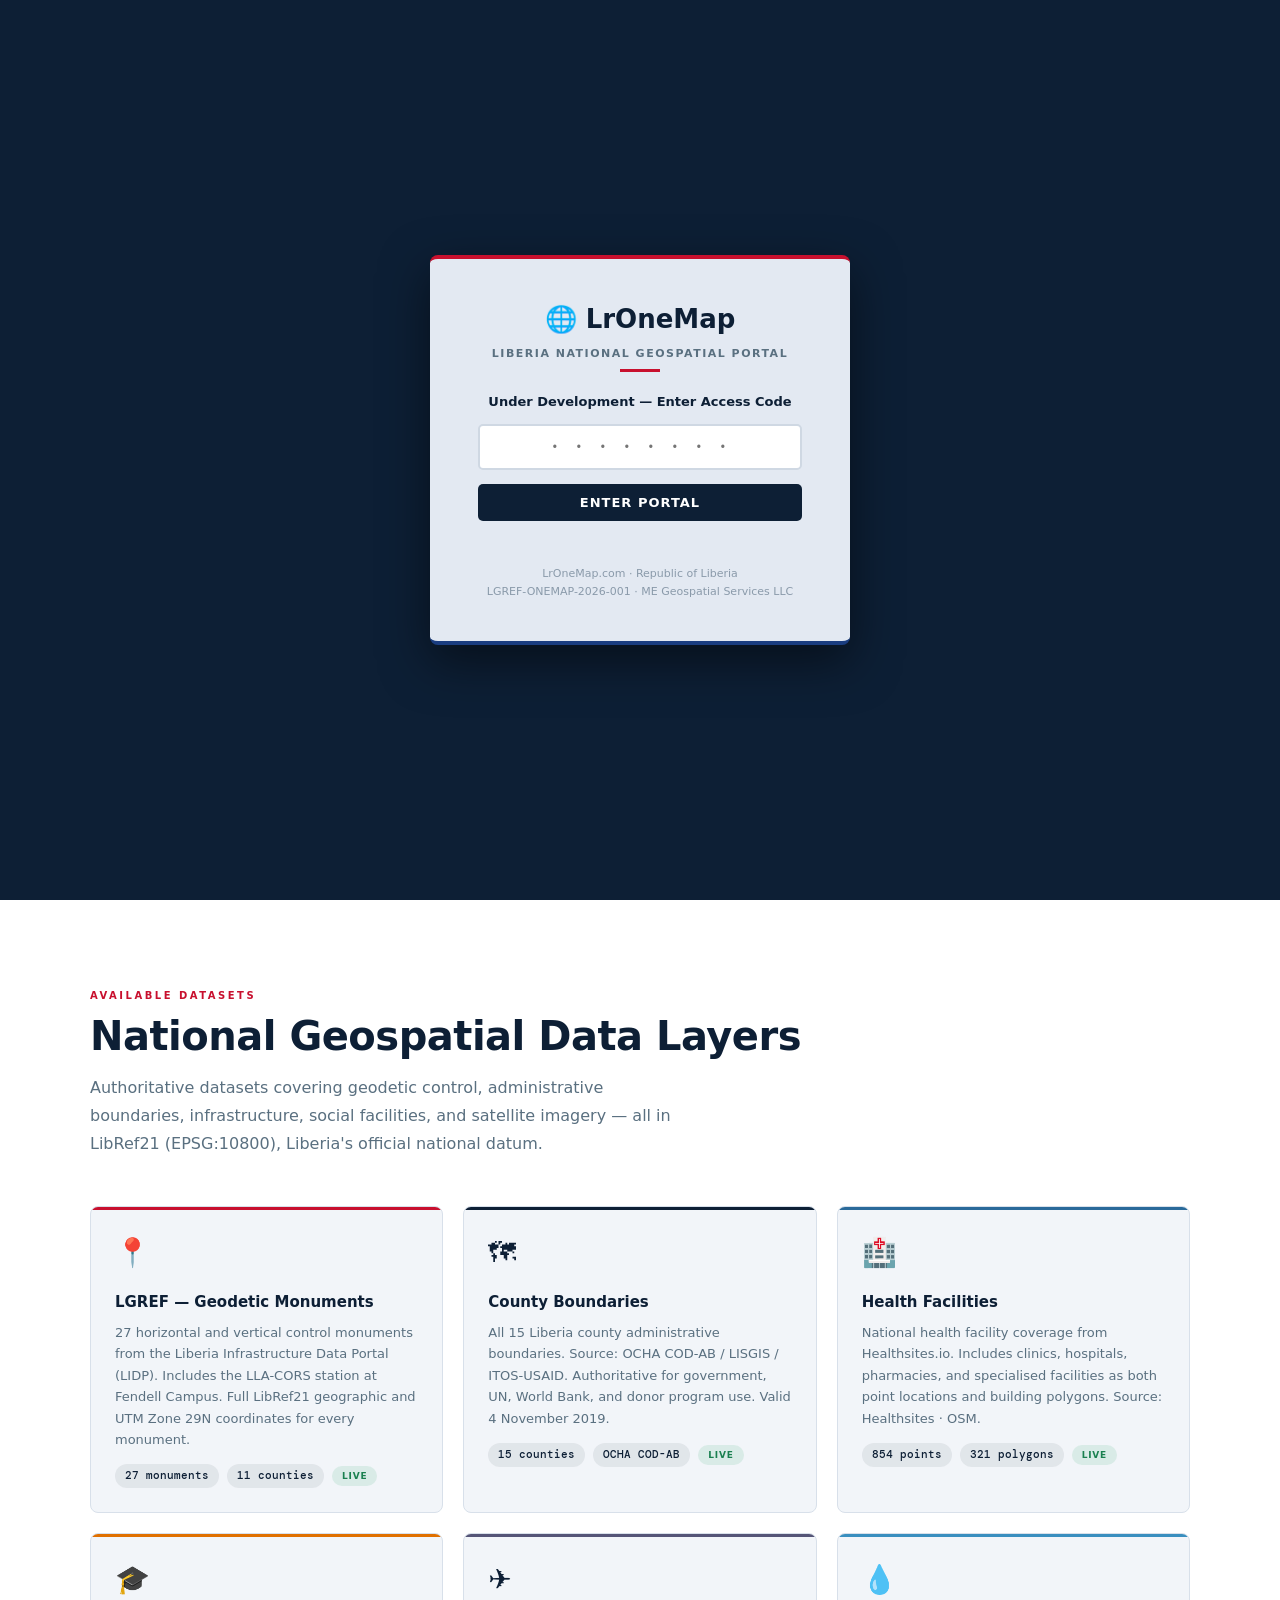
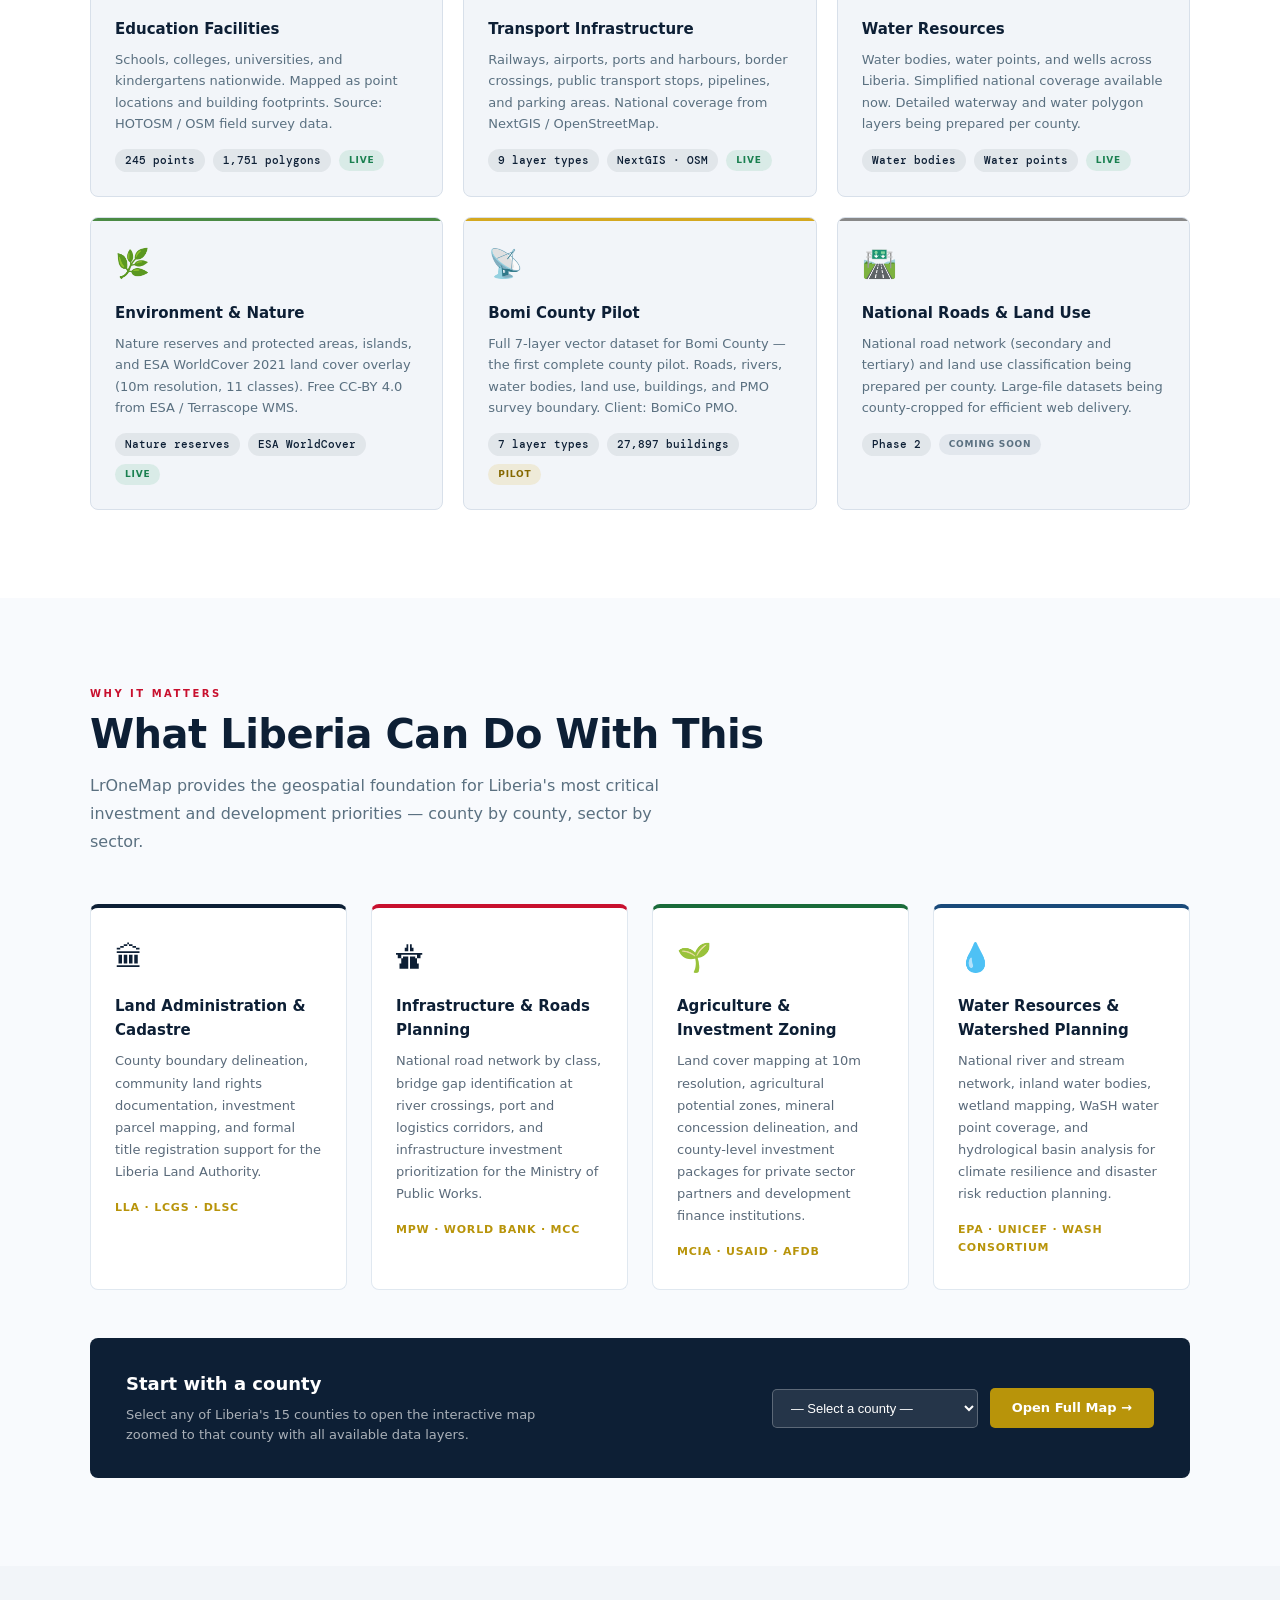
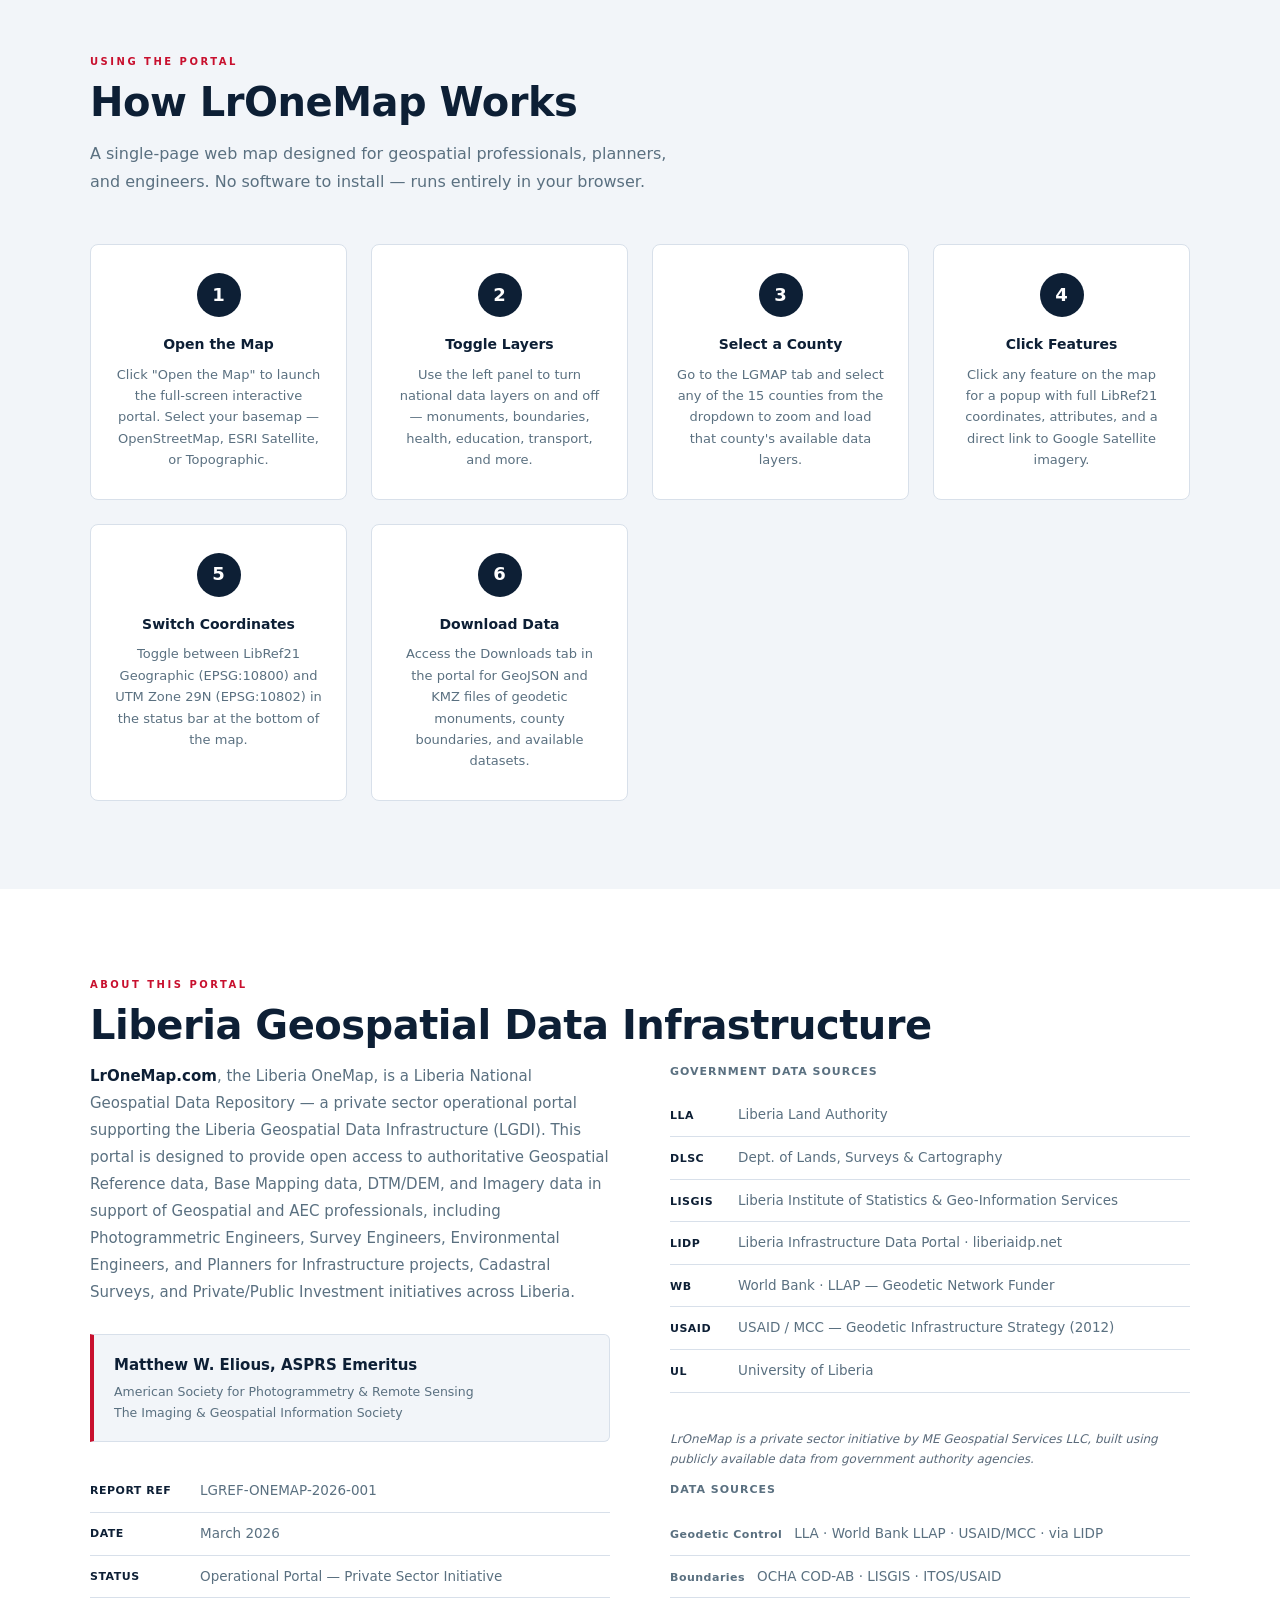
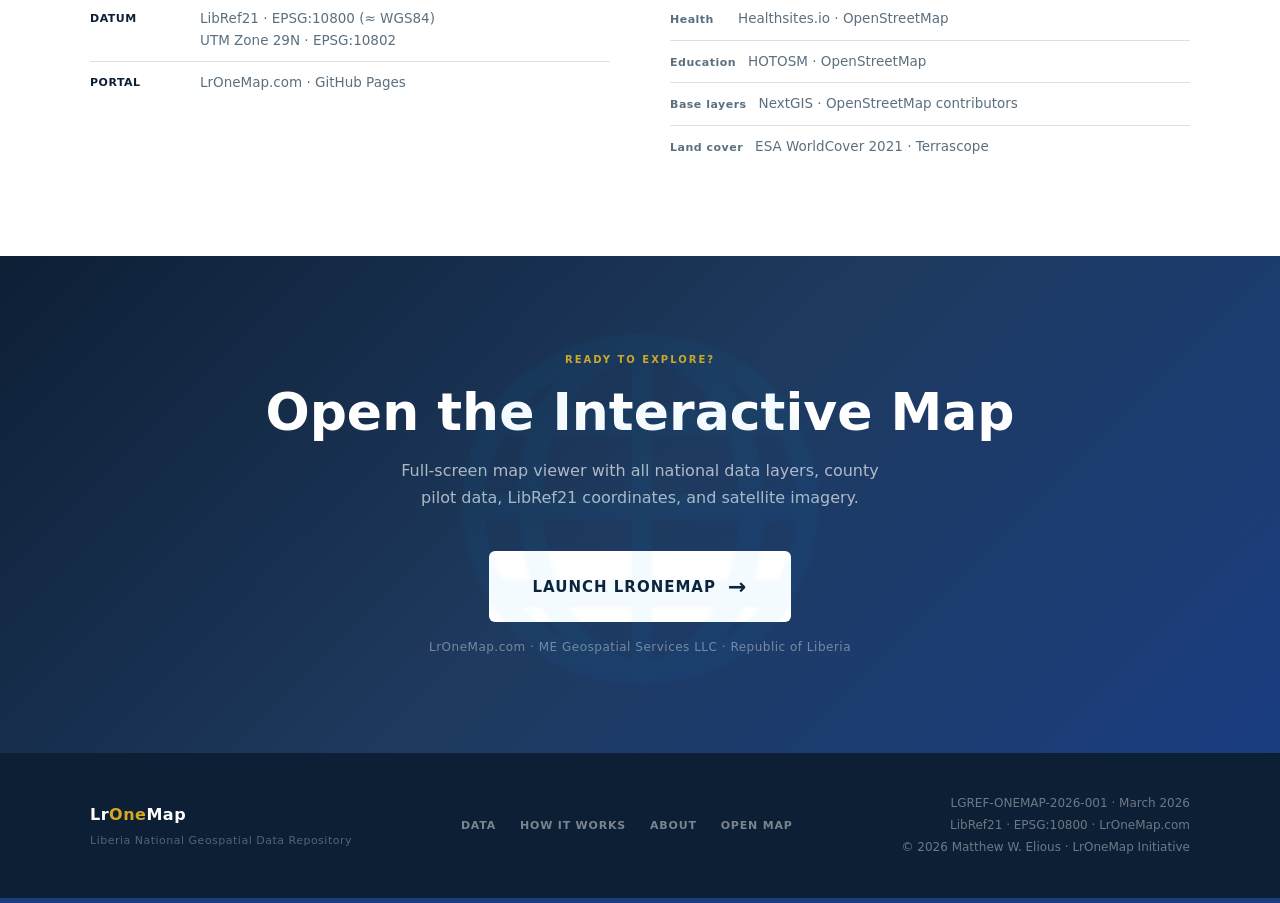
<file: index.html>
<!DOCTYPE html>
<html lang="en">
<head>
<meta charset="UTF-8"/>
<meta name="viewport" content="width=device-width, initial-scale=1.0"/>
<meta name="description" content="LrOneMap — Liberia National Geospatial Data Repository. Authoritative geospatial reference data, base mapping, imagery and geodetic control for Liberia."/>
<title>LrOneMap — Liberia National Geospatial Portal</title>
<link href="https://fonts.googleapis.com/css2?family=DM+Mono:wght@400;500&display=swap" rel="stylesheet"/>
<style>
/* ── RESET & BASE ──────────────────────────────────────────────────────── */
*, *::before, *::after { box-sizing: border-box; margin: 0; padding: 0; }
:root {
  --navy:       #0d1f35;
  --navy-mid:   #1e3a5f;
  --navy-light: #2a4f7a;
  --red:        #c8102e;
  --blue:       #1a3d80;
  --gold:       #b8940a;
  --gold-light: #d4a820;
  --white:      #ffffff;
  --bg:         #f2f5f9;
  --bg-card:    #ffffff;
  --text:       #0d1f35;
  --muted:      #5a7080;
  --border:     #d8e0ea;
  --font-display: 'Segoe UI', system-ui, -apple-system, sans-serif;
  --font-body:    'Segoe UI', system-ui, -apple-system, sans-serif;
  --font-mono:    'DM Mono', 'Cascadia Code', 'Consolas', monospace;
}
html { scroll-behavior: smooth; }
body {
  font-family: var(--font-body);
  background: var(--bg);
  color: var(--text);
  line-height: 1.6;
}
a { color: inherit; text-decoration: none; }

/* ── TOP FLAG STRIPE ───────────────────────────────────────────────────── */
.flag-stripe-top {
  height: 5px;
  background: var(--red);
  position: fixed; top: 0; left: 0; right: 0; z-index: 200;
}

/* ── NAVIGATION ────────────────────────────────────────────────────────── */
nav {
  position: fixed; top: 5px; left: 0; right: 0; z-index: 100;
  background: var(--navy);
  height: 60px;
  display: flex; align-items: center;
  padding: 0 40px;
  border-bottom: 1px solid rgba(255,255,255,.08);
}
.nav-logo {
  display: flex; align-items: center; gap: 12px;
  flex-shrink: 0;
}
.nav-logo-icon {
  width: 36px; height: 36px;
  background: var(--red);
  border-radius: 6px;
  display: flex; align-items: center; justify-content: center;
  font-size: 18px;
}
.nav-logo-text { line-height: 1.1; }
.nav-logo-title {
  font-family: var(--font-display);
  font-size: 17px; font-weight: 800;
  color: var(--white); letter-spacing: .5px;
}
.nav-logo-sub {
  font-size: 9.5px; font-weight: 600;
  color: var(--gold-light);
  letter-spacing: 1.5px; text-transform: uppercase;
}
.nav-links {
  display: flex; align-items: center; gap: 4px;
  margin-left: auto;
}
.nav-link {
  font-family: var(--font-display);
  font-size: 11px; font-weight: 700;
  letter-spacing: .8px; text-transform: uppercase;
  color: rgba(255,255,255,.65);
  padding: 7px 14px;
  border-radius: 4px;
  transition: all .2s;
  cursor: pointer;
}
.nav-link:hover { color: var(--white); background: rgba(255,255,255,.08); }
.nav-cta {
  font-family: var(--font-display);
  font-size: 11px; font-weight: 800;
  letter-spacing: .8px; text-transform: uppercase;
  color: var(--white);
  background: var(--red);
  padding: 8px 20px;
  border-radius: 4px;
  margin-left: 12px;
  transition: background .2s;
  cursor: pointer;
  border: none;
}
.nav-cta:hover { background: #a00c24; }

/* ── HERO ──────────────────────────────────────────────────────────────── */
.hero {
  min-height: 100vh;
  background:
    linear-gradient(160deg, rgba(13,31,53,.96) 0%, rgba(26,61,128,.88) 55%, rgba(13,31,53,.96) 100%),
    url('https://server.arcgisonline.com/ArcGIS/rest/services/World_Imagery/MapServer/export?bbox=-11.6,4.2,-7.3,8.7&bboxSR=4326&size=1200,800&imageSR=4326&format=jpg&f=image') center/cover no-repeat;
  display: flex; align-items: center; justify-content: center;
  padding: 120px 40px 80px;
  position: relative;
}
.hero-content {
  max-width: 820px;
  text-align: center;
}
.hero-badge {
  display: inline-block;
  font-family: var(--font-display);
  font-size: 10px; font-weight: 800;
  letter-spacing: 2px; text-transform: uppercase;
  color: var(--gold-light);
  background: rgba(184,148,10,.15);
  border: 1px solid rgba(212,168,32,.3);
  padding: 5px 16px;
  border-radius: 20px;
  margin-bottom: 24px;
}
.hero-title {
  font-family: var(--font-display);
  font-size: clamp(36px, 6vw, 68px);
  font-weight: 800;
  color: var(--white);
  line-height: 1.05;
  letter-spacing: -1px;
  margin-bottom: 8px;
}
.hero-title span { color: var(--gold-light); }
.hero-subtitle {
  font-family: var(--font-display);
  font-size: clamp(14px, 2vw, 18px);
  font-weight: 600;
  color: rgba(255,255,255,.65);
  letter-spacing: 1px; text-transform: uppercase;
  margin-bottom: 28px;
}
.hero-desc {
  font-size: 16px; font-weight: 400;
  color: rgba(255,255,255,.75);
  line-height: 1.75;
  max-width: 640px;
  margin: 0 auto 40px;
}
.hero-btns {
  display: flex; align-items: center; justify-content: center;
  gap: 14px; flex-wrap: wrap;
}
.btn-primary {
  display: inline-flex; align-items: center; gap: 10px;
  font-family: var(--font-display);
  font-size: 13px; font-weight: 800;
  letter-spacing: .8px; text-transform: uppercase;
  color: var(--white);
  background: var(--red);
  padding: 15px 32px;
  border-radius: 5px;
  transition: all .2s;
  border: 2px solid var(--red);
}
.btn-primary:hover {
  background: #a00c24; border-color: #a00c24;
  transform: translateY(-1px);
  box-shadow: 0 8px 24px rgba(200,16,46,.4);
}
.btn-primary .arrow { font-size: 18px; transition: transform .2s; }
.btn-primary:hover .arrow { transform: translateX(4px); }
.btn-secondary {
  display: inline-flex; align-items: center; gap: 8px;
  font-family: var(--font-display);
  font-size: 13px; font-weight: 700;
  letter-spacing: .8px; text-transform: uppercase;
  color: rgba(255,255,255,.85);
  background: transparent;
  padding: 14px 28px;
  border-radius: 5px;
  border: 2px solid rgba(255,255,255,.25);
  transition: all .2s;
}
.btn-secondary:hover {
  border-color: rgba(255,255,255,.6);
  color: var(--white);
  background: rgba(255,255,255,.06);
}
.hero-stats {
  display: flex; align-items: center; justify-content: center;
  gap: 40px; margin-top: 56px; flex-wrap: wrap;
}
.hero-stat {
  text-align: center;
}
.hero-stat-val {
  font-family: var(--font-display);
  font-size: 32px; font-weight: 800;
  color: var(--white); line-height: 1;
  margin-bottom: 4px;
}
.hero-stat-val span { color: var(--gold-light); }
.hero-stat-lbl {
  font-size: 11px; font-weight: 600;
  color: rgba(255,255,255,.5);
  letter-spacing: 1px; text-transform: uppercase;
}
.hero-divider {
  width: 1px; height: 40px;
  background: rgba(255,255,255,.2);
}
.hero-scroll {
  position: absolute; bottom: 36px; left: 50%; transform: translateX(-50%);
  display: flex; flex-direction: column; align-items: center; gap: 6px;
  font-size: 10px; font-weight: 700; letter-spacing: 1.5px; text-transform: uppercase;
  color: rgba(255,255,255,.4); cursor: pointer;
  transition: color .2s;
}
.hero-scroll:hover { color: rgba(255,255,255,.8); }
.hero-scroll-arrow {
  width: 20px; height: 20px;
  border-right: 2px solid currentColor;
  border-bottom: 2px solid currentColor;
  transform: rotate(45deg);
  animation: bounce 2s infinite;
}
@keyframes bounce {
  0%,100% { transform: rotate(45deg) translateY(0); }
  50%      { transform: rotate(45deg) translateY(4px); }
}

/* ── SECTIONS ──────────────────────────────────────────────────────────── */
section { padding: 88px 40px; }
.section-inner { max-width: 1100px; margin: 0 auto; }
.section-label {
  font-family: var(--font-display);
  font-size: 10px; font-weight: 800;
  letter-spacing: 2.5px; text-transform: uppercase;
  color: var(--red);
  margin-bottom: 10px;
}
.section-title {
  font-family: var(--font-display);
  font-size: clamp(26px, 4vw, 40px);
  font-weight: 800; color: var(--navy);
  line-height: 1.1; letter-spacing: -.5px;
  margin-bottom: 16px;
}
.section-desc {
  font-size: 16px; color: var(--muted);
  max-width: 600px; line-height: 1.75;
  margin-bottom: 48px;
}

/* ── DATA LAYERS GRID ──────────────────────────────────────────────────── */
#data { background: var(--white); }
.layers-grid {
  display: grid;
  grid-template-columns: repeat(auto-fill, minmax(300px, 1fr));
  gap: 20px;
}
.layer-card {
  background: var(--bg);
  border: 1px solid var(--border);
  border-radius: 8px;
  padding: 24px;
  transition: all .2s;
  position: relative;
  overflow: hidden;
}
.layer-card::before {
  content: '';
  position: absolute; top: 0; left: 0; right: 0;
  height: 3px;
  background: var(--card-accent, var(--navy));
}
.layer-card:hover {
  transform: translateY(-2px);
  box-shadow: 0 8px 24px rgba(13,31,53,.1);
  border-color: rgba(13,31,53,.2);
}
.layer-icon {
  font-size: 28px; margin-bottom: 14px;
  display: block;
}
.layer-title {
  font-family: var(--font-display);
  font-size: 15px; font-weight: 800;
  color: var(--navy); margin-bottom: 8px;
}
.layer-desc {
  font-size: 13px; color: var(--muted);
  line-height: 1.65; margin-bottom: 14px;
}
.layer-meta {
  display: flex; align-items: center; gap: 8px; flex-wrap: wrap;
}
.layer-count {
  font-family: var(--font-mono);
  font-size: 11px; font-weight: 500;
  color: var(--navy);
  background: rgba(13,31,53,.07);
  padding: 3px 10px; border-radius: 12px;
}
.layer-status {
  font-family: var(--font-display);
  font-size: 9px; font-weight: 800;
  letter-spacing: .8px; text-transform: uppercase;
  padding: 3px 10px; border-radius: 12px;
}
.layer-status.live   { background: rgba(34,160,100,.12); color: #1a8050; }
.layer-status.pilot  { background: rgba(212,168,32,.15); color: #856800; }
.layer-status.soon   { background: rgba(90,112,128,.1);  color: var(--muted); }

/* ── HOW IT WORKS ──────────────────────────────────────────────────────── */
#how { background: var(--bg); }
.steps {
  display: grid;
  grid-template-columns: repeat(auto-fill, minmax(220px, 1fr));
  gap: 24px;
}
.step-card {
  background: var(--white);
  border: 1px solid var(--border);
  border-radius: 8px;
  padding: 28px 24px;
  text-align: center;
}
.step-num {
  width: 44px; height: 44px;
  background: var(--navy);
  color: var(--white);
  font-family: var(--font-display);
  font-size: 18px; font-weight: 800;
  border-radius: 50%;
  display: flex; align-items: center; justify-content: center;
  margin: 0 auto 16px;
}
.step-title {
  font-family: var(--font-display);
  font-size: 14px; font-weight: 800;
  color: var(--navy); margin-bottom: 8px;
}
.step-desc {
  font-size: 13px; color: var(--muted); line-height: 1.65;
}

/* ── ABOUT ─────────────────────────────────────────────────────────────── */
#about { background: var(--white); }
.about-grid {
  display: grid;
  grid-template-columns: 1fr 1fr;
  gap: 60px;
  align-items: start;
}
@media (max-width: 768px) { .about-grid { grid-template-columns: 1fr; gap: 40px; } }
.about-body {
  font-size: 15px; color: var(--muted);
  line-height: 1.8; margin-bottom: 28px;
}
.about-body strong { color: var(--navy); }
.ref-table { width: 100%; border-collapse: collapse; margin-bottom: 28px; }
.ref-table tr { border-bottom: 1px solid var(--border); }
.ref-table tr:last-child { border-bottom: none; }
.ref-table td {
  padding: 10px 0;
  font-size: 13.5px;
  vertical-align: top;
}
.ref-table td:first-child {
  font-weight: 700; color: var(--navy);
  width: 110px; font-family: var(--font-display);
  font-size: 11px; letter-spacing: .5px;
  text-transform: uppercase; padding-right: 16px;
  padding-top: 12px;
}
.ref-table td:last-child { color: var(--muted); }
.author-block {
  background: var(--bg);
  border: 1px solid var(--border);
  border-left: 4px solid var(--red);
  border-radius: 0 6px 6px 0;
  padding: 18px 20px;
  margin-bottom: 28px;
}
.author-name {
  font-family: var(--font-display);
  font-size: 15px; font-weight: 800;
  color: var(--navy); margin-bottom: 4px;
}
.author-orgs {
  font-size: 12.5px; color: var(--muted);
  line-height: 1.7;
}
.partners-title {
  font-family: var(--font-display);
  font-size: 11px; font-weight: 800;
  letter-spacing: 1px; text-transform: uppercase;
  color: var(--muted); margin-bottom: 14px;
}
.partner-row {
  display: flex; align-items: baseline; gap: 12px;
  padding: 10px 0;
  border-bottom: 1px solid var(--border);
  font-size: 13.5px;
}
.partner-row:last-child { border-bottom: none; }
.partner-abbr {
  font-family: var(--font-display);
  font-size: 11px; font-weight: 800;
  color: var(--navy); min-width: 56px;
  letter-spacing: .5px;
}
.partner-full { color: var(--muted); font-weight: 500; }

/* ── MAP CTA ───────────────────────────────────────────────────────────── */
#open-map {
  background: linear-gradient(135deg, var(--navy) 0%, var(--navy-mid) 50%, var(--blue) 100%);
  padding: 96px 40px;
  text-align: center;
  position: relative; overflow: hidden;
}
#open-map::before {
  content: '🌐';
  position: absolute;
  font-size: 320px; opacity: .04;
  top: 50%; left: 50%;
  transform: translate(-50%,-50%);
  pointer-events: none;
}
.cta-label {
  font-family: var(--font-display);
  font-size: 10px; font-weight: 800;
  letter-spacing: 2px; text-transform: uppercase;
  color: var(--gold-light); margin-bottom: 16px;
}
.cta-title {
  font-family: var(--font-display);
  font-size: clamp(28px, 5vw, 52px);
  font-weight: 800; color: var(--white);
  line-height: 1.1; margin-bottom: 16px;
}
.cta-desc {
  font-size: 16px; color: rgba(255,255,255,.65);
  max-width: 500px; margin: 0 auto 40px;
  line-height: 1.7;
}
.cta-btn {
  display: inline-flex; align-items: center; gap: 12px;
  font-family: var(--font-display);
  font-size: 15px; font-weight: 800;
  letter-spacing: 1px; text-transform: uppercase;
  color: var(--navy);
  background: var(--white);
  padding: 18px 44px;
  border-radius: 6px;
  transition: all .25s;
  border: none; cursor: pointer;
}
.cta-btn:hover {
  background: var(--gold-light);
  transform: translateY(-2px);
  box-shadow: 0 12px 32px rgba(0,0,0,.3);
}
.cta-btn .arrow { font-size: 22px; transition: transform .2s; }
.cta-btn:hover .arrow { transform: translateX(5px); }
.cta-note {
  margin-top: 16px;
  font-size: 12px; color: rgba(255,255,255,.4);
  font-family: var(--font-display);
  letter-spacing: .5px;
}

/* ── FOOTER ────────────────────────────────────────────────────────────── */
footer {
  background: var(--navy);
  padding: 40px;
  border-bottom: 5px solid var(--blue);
}
.footer-inner {
  max-width: 1100px; margin: 0 auto;
  display: flex; align-items: center; justify-content: space-between;
  flex-wrap: wrap; gap: 20px;
}
.footer-logo {
  font-family: var(--font-display);
  font-size: 16px; font-weight: 800;
  color: var(--white); letter-spacing: .5px;
}
.footer-logo span { color: var(--gold-light); }
.footer-meta {
  font-size: 12px; color: rgba(255,255,255,.4);
  line-height: 1.8; text-align: right;
}
.footer-links {
  display: flex; gap: 24px;
}
.footer-link {
  font-family: var(--font-display);
  font-size: 11px; font-weight: 700;
  letter-spacing: .8px; text-transform: uppercase;
  color: rgba(255,255,255,.45);
  transition: color .2s;
}
.footer-link:hover { color: var(--white); }

/* ── RESPONSIVE ────────────────────────────────────────────────────────── */
@media (max-width: 640px) {
  nav { padding: 0 20px; }
  .nav-links { display: none; }
  section { padding: 64px 20px; }
  .hero { padding: 100px 20px 64px; }
  .hero-stats { gap: 20px; }
  .hero-divider { display: none; }
  #open-map { padding: 64px 20px; }
  footer { padding: 32px 20px; }
  .footer-inner { flex-direction: column; align-items: flex-start; }
  .footer-meta { text-align: left; }
}
</style>
</head>
<body>

<!-- ── ACCESS OVERLAY ───────────────────────────────────────────────────── -->
<div id="access-overlay" style="position:fixed;inset:0;z-index:99999;background:#0d1f35;display:flex;align-items:center;justify-content:center;">
  <div style="background:rgba(235,240,248,0.97);border-radius:8px;padding:40px 48px;max-width:420px;width:90%;text-align:center;border-top:4px solid #c8102e;border-bottom:4px solid #1a3d80;box-shadow:0 16px 48px rgba(0,0,0,.5);">
    <div style="font-family:'Segoe UI',system-ui,sans-serif;font-size:26px;font-weight:800;color:#0d1f35;margin-bottom:4px">🌐 LrOneMap</div>
    <div style="font-size:11px;font-weight:700;letter-spacing:1.5px;text-transform:uppercase;color:#5a7080;margin-bottom:6px">Liberia National Geospatial Portal</div>
    <div style="width:40px;height:3px;background:#c8102e;margin:0 auto 20px;"></div>
    <div style="font-family:'Segoe UI',system-ui,sans-serif;font-size:13px;font-weight:700;color:#0d1f35;margin-bottom:12px">Under Development — Enter Access Code</div>
    <input id="ao-input" type="password" placeholder="· · · · · · · ·" maxlength="24"
      onkeydown="if(event.key==='Enter')aoCheck()"
      style="width:100%;padding:11px 16px;border:2px solid #cfd8e3;border-radius:5px;font-family:'DM Mono','Consolas',monospace;font-size:15px;font-weight:600;color:#0d1f35;text-align:center;letter-spacing:3px;margin-bottom:14px;outline:none;"/>
    <button onclick="aoCheck()" style="width:100%;padding:11px;background:#0d1f35;border:none;color:#fff;font-family:'Segoe UI',system-ui,sans-serif;font-size:13px;font-weight:800;letter-spacing:1px;text-transform:uppercase;cursor:pointer;border-radius:5px;">Enter Portal</button>
    <div id="ao-err" style="font-size:12px;font-weight:700;color:#c8102e;margin-top:10px;min-height:18px;"></div>
    <div style="font-size:11px;color:#8a9aaa;margin-top:16px;line-height:1.6;">LrOneMap.com · Republic of Liberia<br>LGREF-ONEMAP-2026-001 · ME Geospatial Services LLC</div>
  </div>
</div>

<script>
(function(){
  var PASS = 'liberia2026';
  // Already authenticated this session — skip overlay
  if (sessionStorage.getItem('lronemap_auth') === '1') {
    document.getElementById('access-overlay').style.display = 'none';
  }
  window.aoCheck = function() {
    var val = (document.getElementById('ao-input').value||'').trim().toLowerCase();
    if (val === PASS) {
      sessionStorage.setItem('lronemap_auth','1');
      document.getElementById('access-overlay').style.display = 'none';
    } else {
      var e = document.getElementById('ao-err');
      e.textContent = 'Incorrect code. Please try again.';
      document.getElementById('ao-input').value = '';
      document.getElementById('ao-input').focus();
      setTimeout(function(){ e.textContent=''; }, 3000);
    }
  };
})();
</script>

<!-- ── FLAG STRIPE ──────────────────────────────────────────────────────── -->
<div class="flag-stripe-top"></div>

<!-- ── NAVIGATION ───────────────────────────────────────────────────────── -->
<nav>
  <div class="nav-logo">
    <div class="nav-logo-icon">🌐</div>
    <div class="nav-logo-text">
      <div class="nav-logo-title">LrOneMap</div>
      <div class="nav-logo-sub">Liberia National SDI</div>
    </div>
  </div>
  <div class="nav-links">
    <a href="#data"  class="nav-link">Data Layers</a>
    <a href="#how"   class="nav-link">How It Works</a>
    <a href="#about" class="nav-link">About</a>
    <a href="map.html" class="nav-cta">Open the Map →</a>
  </div>
</nav>

<!-- ── HERO ─────────────────────────────────────────────────────────────── -->
<section class="hero">
  <div class="hero-content">
    <div class="hero-badge">National Geospatial Portal · LGREF-ONEMAP-2026-001</div>
    <h1 class="hero-title">Liberia <span>OneMap</span></h1>
    <div class="hero-subtitle">National Geospatial Data Repository</div>
    <p class="hero-desc">
      Open access to authoritative geospatial reference data, base mapping, DTM/DEM,
      and imagery in support of infrastructure planning, cadastral surveys, and
      private and public investment across Liberia.
    </p>
    <div class="hero-btns">
      <a href="map.html" class="btn-primary">
        Open the Map <span class="arrow">→</span>
      </a>
      <a href="#data" class="btn-secondary">
        Explore Data
      </a>
    </div>
    <div class="hero-stats">
      <div class="hero-stat">
        <div class="hero-stat-val"><span>27</span></div>
        <div class="hero-stat-lbl">Geodetic Monuments</div>
      </div>
      <div class="hero-divider"></div>
      <div class="hero-stat">
        <div class="hero-stat-val"><span>15</span></div>
        <div class="hero-stat-lbl">County Boundaries</div>
      </div>
      <div class="hero-divider"></div>
      <div class="hero-stat">
        <div class="hero-stat-val"><span>1,496</span></div>
        <div class="hero-stat-lbl">Health Facilities</div>
      </div>
      <div class="hero-divider"></div>
      <div class="hero-stat">
        <div class="hero-stat-val"><span>1,996</span></div>
        <div class="hero-stat-lbl">Education Facilities</div>
      </div>
      <div class="hero-divider"></div>
      <div class="hero-stat">
        <div class="hero-stat-val"><span>LibRef21</span></div>
        <div class="hero-stat-lbl">National Datum</div>
      </div>
    </div>
  </div>
  <a href="#data" class="hero-scroll">
    <span>Scroll</span>
    <div class="hero-scroll-arrow"></div>
  </a>
</section>

<!-- ── DATA LAYERS ───────────────────────────────────────────────────────── -->
<section id="data">
  <div class="section-inner">
    <div class="section-label">Available Datasets</div>
    <h2 class="section-title">National Geospatial Data Layers</h2>
    <p class="section-desc">
      Authoritative datasets covering geodetic control, administrative boundaries,
      infrastructure, social facilities, and satellite imagery — all in LibRef21
      (EPSG:10800), Liberia's official national datum.
    </p>

    <div class="layers-grid">

      <div class="layer-card" style="--card-accent:#c8102e">
        <span class="layer-icon">📍</span>
        <div class="layer-title">LGREF — Geodetic Monuments</div>
        <div class="layer-desc">
          27 horizontal and vertical control monuments from the Liberia Infrastructure Data
          Portal (LIDP). Includes the LLA-CORS station at Fendell Campus. Full LibRef21
          geographic and UTM Zone 29N coordinates for every monument.
        </div>
        <div class="layer-meta">
          <span class="layer-count">27 monuments</span>
          <span class="layer-count">11 counties</span>
          <span class="layer-status live">LIVE</span>
        </div>
      </div>

      <div class="layer-card" style="--card-accent:#0d1f35">
        <span class="layer-icon">🗺</span>
        <div class="layer-title">County Boundaries</div>
        <div class="layer-desc">
          All 15 Liberia county administrative boundaries. Source: OCHA COD-AB /
          LISGIS / ITOS-USAID. Authoritative for government, UN, World Bank,
          and donor program use. Valid 4 November 2019.
        </div>
        <div class="layer-meta">
          <span class="layer-count">15 counties</span>
          <span class="layer-count">OCHA COD-AB</span>
          <span class="layer-status live">LIVE</span>
        </div>
      </div>

      <div class="layer-card" style="--card-accent:#2a6a9a">
        <span class="layer-icon">🏥</span>
        <div class="layer-title">Health Facilities</div>
        <div class="layer-desc">
          National health facility coverage from Healthsites.io. Includes clinics,
          hospitals, pharmacies, and specialised facilities as both point locations
          and building polygons. Source: Healthsites · OSM.
        </div>
        <div class="layer-meta">
          <span class="layer-count">854 points</span>
          <span class="layer-count">321 polygons</span>
          <span class="layer-status live">LIVE</span>
        </div>
      </div>

      <div class="layer-card" style="--card-accent:#e07000">
        <span class="layer-icon">🎓</span>
        <div class="layer-title">Education Facilities</div>
        <div class="layer-desc">
          Schools, colleges, universities, and kindergartens nationwide. Mapped
          as point locations and building footprints. Source: HOTOSM / OSM
          field survey data.
        </div>
        <div class="layer-meta">
          <span class="layer-count">245 points</span>
          <span class="layer-count">1,751 polygons</span>
          <span class="layer-status live">LIVE</span>
        </div>
      </div>

      <div class="layer-card" style="--card-accent:#555577">
        <span class="layer-icon">✈️</span>
        <div class="layer-title">Transport Infrastructure</div>
        <div class="layer-desc">
          Railways, airports, ports and harbours, border crossings, public
          transport stops, pipelines, and parking areas. National coverage
          from NextGIS / OpenStreetMap.
        </div>
        <div class="layer-meta">
          <span class="layer-count">9 layer types</span>
          <span class="layer-count">NextGIS · OSM</span>
          <span class="layer-status live">LIVE</span>
        </div>
      </div>

      <div class="layer-card" style="--card-accent:#3a8fbf">
        <span class="layer-icon">💧</span>
        <div class="layer-title">Water Resources</div>
        <div class="layer-desc">
          Water bodies, water points, and wells across Liberia. Simplified
          national coverage available now. Detailed waterway and water polygon
          layers being prepared per county.
        </div>
        <div class="layer-meta">
          <span class="layer-count">Water bodies</span>
          <span class="layer-count">Water points</span>
          <span class="layer-status live">LIVE</span>
        </div>
      </div>

      <div class="layer-card" style="--card-accent:#4a8a44">
        <span class="layer-icon">🌿</span>
        <div class="layer-title">Environment &amp; Nature</div>
        <div class="layer-desc">
          Nature reserves and protected areas, islands, and ESA WorldCover 2021
          land cover overlay (10m resolution, 11 classes). Free CC-BY 4.0
          from ESA / Terrascope WMS.
        </div>
        <div class="layer-meta">
          <span class="layer-count">Nature reserves</span>
          <span class="layer-count">ESA WorldCover</span>
          <span class="layer-status live">LIVE</span>
        </div>
      </div>

      <div class="layer-card" style="--card-accent:#d4a820">
        <span class="layer-icon">📡</span>
        <div class="layer-title">Bomi County Pilot</div>
        <div class="layer-desc">
          Full 7-layer vector dataset for Bomi County — the first complete
          county pilot. Roads, rivers, water bodies, land use, buildings,
          and PMO survey boundary. Client: BomiCo PMO.
        </div>
        <div class="layer-meta">
          <span class="layer-count">7 layer types</span>
          <span class="layer-count">27,897 buildings</span>
          <span class="layer-status pilot">PILOT</span>
        </div>
      </div>

      <div class="layer-card" style="--card-accent:#888">
        <span class="layer-icon">🛣️</span>
        <div class="layer-title">National Roads &amp; Land Use</div>
        <div class="layer-desc">
          National road network (secondary and tertiary) and land use classification
          being prepared per county. Large-file datasets being county-cropped for
          efficient web delivery.
        </div>
        <div class="layer-meta">
          <span class="layer-count">Phase 2</span>
          <span class="layer-status soon">COMING SOON</span>
        </div>
      </div>

    </div>
  </div>
</section>

<!-- ── HOW IT WORKS ──────────────────────────────────────────────────────── -->

<section id="usecases" style="background:#f8fafd">
  <div class="section-inner">
    <div class="section-label">Why it Matters</div>
    <h2 class="section-title">What Liberia Can Do With This</h2>
    <p class="section-desc">
      LrOneMap provides the geospatial foundation for Liberia's most critical investment and
      development priorities — county by county, sector by sector.
    </p>
    <div style="display:grid;grid-template-columns:repeat(auto-fit,minmax(230px,1fr));gap:24px;margin-top:40px">

      <div style="background:#fff;border-radius:8px;border:1px solid #e0e8f0;padding:28px 24px;border-top:4px solid #0d1f35">
        <div style="font-size:28px;margin-bottom:14px">🏛</div>
        <div style="font-size:15px;font-weight:700;color:#0d1f35;margin-bottom:8px">Land Administration &amp; Cadastre</div>
        <div style="font-size:13px;color:#5a6a7a;line-height:1.7">County boundary delineation, community land rights documentation, investment parcel mapping, and formal title registration support for the Liberia Land Authority.</div>
        <div style="margin-top:16px;font-size:11px;font-weight:700;color:#b8940a;text-transform:uppercase;letter-spacing:.8px">LLA · LCGS · DLSC</div>
      </div>

      <div style="background:#fff;border-radius:8px;border:1px solid #e0e8f0;padding:28px 24px;border-top:4px solid #c8102e">
        <div style="font-size:28px;margin-bottom:14px">🛣</div>
        <div style="font-size:15px;font-weight:700;color:#0d1f35;margin-bottom:8px">Infrastructure &amp; Roads Planning</div>
        <div style="font-size:13px;color:#5a6a7a;line-height:1.7">National road network by class, bridge gap identification at river crossings, port and logistics corridors, and infrastructure investment prioritization for the Ministry of Public Works.</div>
        <div style="margin-top:16px;font-size:11px;font-weight:700;color:#b8940a;text-transform:uppercase;letter-spacing:.8px">MPW · World Bank · MCC</div>
      </div>

      <div style="background:#fff;border-radius:8px;border:1px solid #e0e8f0;padding:28px 24px;border-top:4px solid #1a6b3a">
        <div style="font-size:28px;margin-bottom:14px">🌱</div>
        <div style="font-size:15px;font-weight:700;color:#0d1f35;margin-bottom:8px">Agriculture &amp; Investment Zoning</div>
        <div style="font-size:13px;color:#5a6a7a;line-height:1.7">Land cover mapping at 10m resolution, agricultural potential zones, mineral concession delineation, and county-level investment packages for private sector partners and development finance institutions.</div>
        <div style="margin-top:16px;font-size:11px;font-weight:700;color:#b8940a;text-transform:uppercase;letter-spacing:.8px">MCIA · USAID · AfDB</div>
      </div>

      <div style="background:#fff;border-radius:8px;border:1px solid #e0e8f0;padding:28px 24px;border-top:4px solid #1a4a7a">
        <div style="font-size:28px;margin-bottom:14px">💧</div>
        <div style="font-size:15px;font-weight:700;color:#0d1f35;margin-bottom:8px">Water Resources &amp; Watershed Planning</div>
        <div style="font-size:13px;color:#5a6a7a;line-height:1.7">National river and stream network, inland water bodies, wetland mapping, WaSH water point coverage, and hydrological basin analysis for climate resilience and disaster risk reduction planning.</div>
        <div style="margin-top:16px;font-size:11px;font-weight:700;color:#b8940a;text-transform:uppercase;letter-spacing:.8px">EPA · UNICEF · WaSH Consortium</div>
      </div>

    </div>

    <!-- County entry strip -->
    <div style="margin-top:48px;background:#0d1f35;border-radius:8px;padding:32px 36px;display:flex;align-items:center;justify-content:space-between;flex-wrap:wrap;gap:20px">
      <div>
        <div style="font-size:18px;font-weight:700;color:#fff;margin-bottom:6px">Start with a county</div>
        <div style="font-size:13px;color:rgba(255,255,255,.65);line-height:1.6">Select any of Liberia's 15 counties to open the interactive map<br>zoomed to that county with all available data layers.</div>
      </div>
      <div style="display:flex;align-items:center;gap:12px;flex-wrap:wrap">
        <select id="county-entry-sel" onchange="if(this.value)window.location='map.html?county='+this.value"
          style="padding:10px 14px;border-radius:5px;border:1px solid rgba(255,255,255,.25);background:rgba(255,255,255,.1);color:#fff;font-size:13px;min-width:200px;cursor:pointer">
          <option value="">— Select a county —</option>
          <option value="bomi">Bomi County</option>
          <option value="bong">Bong County</option>
          <option value="gbarpolu">Gbarpolu County</option>
          <option value="grand_bassa">Grand Bassa County</option>
          <option value="grand_cape_mount">Grand Cape Mount County</option>
          <option value="grand_gedeh">Grand Gedeh County</option>
          <option value="grand_kru">Grand Kru County</option>
          <option value="lofa">Lofa County</option>
          <option value="margibi">Margibi County</option>
          <option value="maryland">Maryland County</option>
          <option value="montserrado">Montserrado County</option>
          <option value="nimba">Nimba County</option>
          <option value="river_cess">River Cess County</option>
          <option value="river_gee">River Gee County</option>
          <option value="sinoe">Sinoe County</option>
        </select>
        <a href="map.html" style="padding:10px 22px;background:#b8940a;color:#fff;border-radius:5px;text-decoration:none;font-size:13px;font-weight:700;white-space:nowrap">Open Full Map →</a>
      </div>
    </div>
  </div>
</section>

<section id="how">
  <div class="section-inner">
    <div class="section-label">Using the Portal</div>
    <h2 class="section-title">How LrOneMap Works</h2>
    <p class="section-desc">
      A single-page web map designed for geospatial professionals, planners, and
      engineers. No software to install — runs entirely in your browser.
    </p>
    <div class="steps">
      <div class="step-card">
        <div class="step-num">1</div>
        <div class="step-title">Open the Map</div>
        <div class="step-desc">Click "Open the Map" to launch the full-screen interactive portal. Select your basemap — OpenStreetMap, ESRI Satellite, or Topographic.</div>
      </div>
      <div class="step-card">
        <div class="step-num">2</div>
        <div class="step-title">Toggle Layers</div>
        <div class="step-desc">Use the left panel to turn national data layers on and off — monuments, boundaries, health, education, transport, and more.</div>
      </div>
      <div class="step-card">
        <div class="step-num">3</div>
        <div class="step-title">Select a County</div>
        <div class="step-desc">Go to the LGMAP tab and select any of the 15 counties from the dropdown to zoom and load that county's available data layers.</div>
      </div>
      <div class="step-card">
        <div class="step-num">4</div>
        <div class="step-title">Click Features</div>
        <div class="step-desc">Click any feature on the map for a popup with full LibRef21 coordinates, attributes, and a direct link to Google Satellite imagery.</div>
      </div>
      <div class="step-card">
        <div class="step-num">5</div>
        <div class="step-title">Switch Coordinates</div>
        <div class="step-desc">Toggle between LibRef21 Geographic (EPSG:10800) and UTM Zone 29N (EPSG:10802) in the status bar at the bottom of the map.</div>
      </div>
      <div class="step-card">
        <div class="step-num">6</div>
        <div class="step-title">Download Data</div>
        <div class="step-desc">Access the Downloads tab in the portal for GeoJSON and KMZ files of geodetic monuments, county boundaries, and available datasets.</div>
      </div>
    </div>
  </div>
</section>

<!-- ── ABOUT ─────────────────────────────────────────────────────────────── -->
<section id="about">
  <div class="section-inner">
    <div class="section-label">About This Portal</div>
    <h2 class="section-title">Liberia Geospatial Data Infrastructure</h2>

    <div class="about-grid">
      <div>
        <p class="about-body">
          <strong>LrOneMap.com</strong>, the Liberia OneMap, is a Liberia National Geospatial
          Data Repository — a private sector operational portal supporting the
          Liberia Geospatial Data Infrastructure (LGDI). This portal is designed to provide
          open access to authoritative Geospatial Reference data, Base Mapping data, DTM/DEM,
          and Imagery data in support of Geospatial and AEC professionals, including
          Photogrammetric Engineers, Survey Engineers, Environmental Engineers, and Planners
          for Infrastructure projects, Cadastral Surveys, and Private/Public Investment
          initiatives across Liberia.
        </p>

        <div class="author-block">
          <div class="author-name">Matthew W. Elious, ASPRS Emeritus</div>
          <div class="author-orgs">
            American Society for Photogrammetry &amp; Remote Sensing<br>
            The Imaging &amp; Geospatial Information Society
          </div>
        </div>

        <table class="ref-table">
          <tr><td>Report Ref</td><td>LGREF-ONEMAP-2026-001</td></tr>
          <tr><td>Date</td><td>March 2026</td></tr>
          <tr><td>Status</td><td>Operational Portal — Private Sector Initiative</td></tr>
          <tr><td>Datum</td><td>LibRef21 · EPSG:10800 (≈ WGS84)<br>UTM Zone 29N · EPSG:10802</td></tr>
          <tr><td>Portal</td><td>LrOneMap.com · GitHub Pages</td></tr>
        </table>
      </div>

      <div>
        <div class="partners-title">Government Data Sources</div>

        <div class="partner-row">
          <span class="partner-abbr">LLA</span>
          <span class="partner-full">Liberia Land Authority</span>
        </div>
        <div class="partner-row">
          <span class="partner-abbr">DLSC</span>
          <span class="partner-full">Dept. of Lands, Surveys &amp; Cartography</span>
        </div>
        <div class="partner-row">
          <span class="partner-abbr">LISGIS</span>
          <span class="partner-full">Liberia Institute of Statistics &amp; Geo-Information Services</span>
        </div>
        <div class="partner-row">
          <span class="partner-abbr">LIDP</span>
          <span class="partner-full">Liberia Infrastructure Data Portal · liberiaidp.net</span>
        </div>
        <div class="partner-row">
          <span class="partner-abbr">WB</span>
          <span class="partner-full">World Bank · LLAP — Geodetic Network Funder</span>
        </div>
        <div class="partner-row">
          <span class="partner-abbr">USAID</span>
          <span class="partner-full">USAID / MCC — Geodetic Infrastructure Strategy (2012)</span>
        </div>
        <div class="partner-row">
          <span class="partner-abbr">UL</span>
          <span class="partner-full">University of Liberia</span>
        </div>

        <div style="margin-top:36px">
          <div style="font-size:12px;color:#5a6a7a;font-style:italic;margin-bottom:12px;line-height:1.7">LrOneMap is a private sector initiative by ME Geospatial Services LLC, built using publicly available data from government authority agencies.</div>
          <div class="partners-title">Data Sources</div>
          <div class="partner-row">
            <span class="partner-abbr" style="color:var(--muted)">Geodetic Control</span>
            <span class="partner-full">LLA · World Bank LLAP · USAID/MCC · via LIDP</span>
          </div>
          <div class="partner-row">
            <span class="partner-abbr" style="color:var(--muted)">Boundaries</span>
            <span class="partner-full">OCHA COD-AB · LISGIS · ITOS/USAID</span>
          </div>
          <div class="partner-row">
            <span class="partner-abbr" style="color:var(--muted)">Health</span>
            <span class="partner-full">Healthsites.io · OpenStreetMap</span>
          </div>
          <div class="partner-row">
            <span class="partner-abbr" style="color:var(--muted)">Education</span>
            <span class="partner-full">HOTOSM · OpenStreetMap</span>
          </div>
          <div class="partner-row">
            <span class="partner-abbr" style="color:var(--muted)">Base layers</span>
            <span class="partner-full">NextGIS · OpenStreetMap contributors</span>
          </div>
          <div class="partner-row">
            <span class="partner-abbr" style="color:var(--muted)">Land cover</span>
            <span class="partner-full">ESA WorldCover 2021 · Terrascope</span>
          </div>
        </div>
      </div>
    </div>
  </div>
</section>

<!-- ── OPEN MAP CTA ───────────────────────────────────────────────────────── -->
<section id="open-map">
  <div class="cta-label">Ready to explore?</div>
  <h2 class="cta-title">Open the Interactive Map</h2>
  <p class="cta-desc">
    Full-screen map viewer with all national data layers, county pilot data,
    LibRef21 coordinates, and satellite imagery.
  </p>
  <a href="map.html" class="cta-btn">
    Launch LrOneMap <span class="arrow">→</span>
  </a>
  <div class="cta-note">LrOneMap.com · ME Geospatial Services LLC · Republic of Liberia</div>
</section>

<!-- ── FOOTER ────────────────────────────────────────────────────────────── -->
<footer>
  <div class="footer-inner">
    <div>
      <div class="footer-logo">Lr<span>One</span>Map</div>
      <div style="font-size:11px;color:rgba(255,255,255,.3);margin-top:4px;letter-spacing:.5px">
        Liberia National Geospatial Data Repository
      </div>
    </div>
    <div class="footer-links">
      <a href="#data"    class="footer-link">Data</a>
      <a href="#how"     class="footer-link">How It Works</a>
      <a href="#about"   class="footer-link">About</a>
      <a href="map.html" class="footer-link">Open Map</a>
    </div>
    <div class="footer-meta">
      LGREF-ONEMAP-2026-001 · March 2026<br>
      LibRef21 · EPSG:10800 · LrOneMap.com<br>
      © 2026 Matthew W. Elious · LrOneMap Initiative
    </div>
  </div>
</footer>

</body>
</html>
</file>
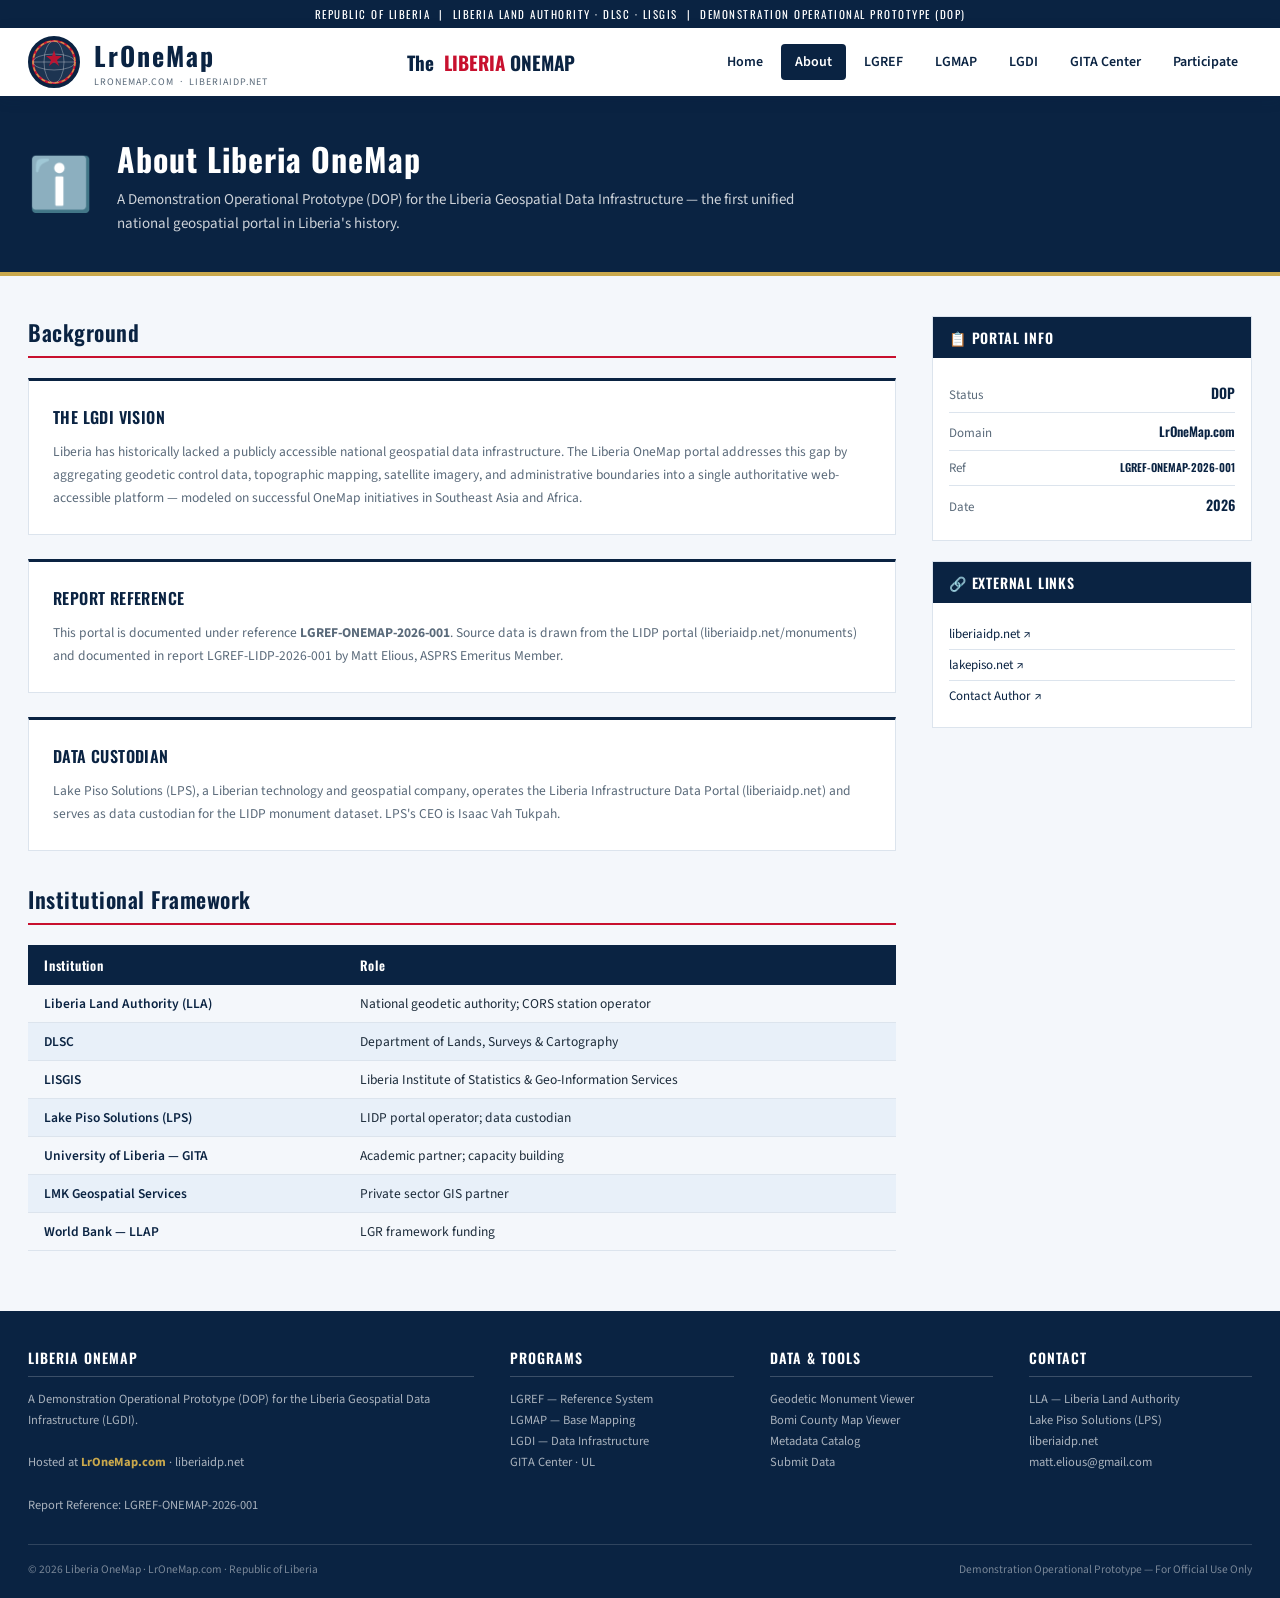
<file: pages/about.html>
<!DOCTYPE html>
<html lang="en">
<head>
<meta charset="UTF-8"/><meta name="viewport" content="width=device-width,initial-scale=1.0"/>
<title>About | LrOneMap</title>
<link href="https://fonts.googleapis.com/css2?family=Oswald:wght@400;600;700&family=Source+Sans+3:wght@300;400;600;700&display=swap" rel="stylesheet"/>
<link rel="stylesheet" href="../css/style.css"/>
</head>
<body>
<div id="site-header"></div>
<div class="page-hero">
  <div class="page-hero-inner">
    <div class="page-hero-icon">ℹ️</div>
    <div><h1>About Liberia OneMap</h1>
      <p>A Demonstration Operational Prototype (DOP) for the Liberia Geospatial Data Infrastructure — the first unified national geospatial portal in Liberia's history.</p>
    </div>
  </div>
</div>
<div class="content-wrap">
  <div class="two-col">
    <div>
      <h2 class="section-hd">Background</h2>
      <div class="card"><h3>The LGDI Vision</h3><p>Liberia has historically lacked a publicly accessible national geospatial data infrastructure. The Liberia OneMap portal addresses this gap by aggregating geodetic control data, topographic mapping, satellite imagery, and administrative boundaries into a single authoritative web-accessible platform — modeled on successful OneMap initiatives in Southeast Asia and Africa.</p></div>
      <div class="card"><h3>Report Reference</h3><p>This portal is documented under reference <strong>LGREF-ONEMAP-2026-001</strong>. Source data is drawn from the LIDP portal (liberiaidp.net/monuments) and documented in report LGREF-LIDP-2026-001 by Matt Elious, ASPRS Emeritus Member.</p></div>
      <div class="card"><h3>Data Custodian</h3><p>Lake Piso Solutions (LPS), a Liberian technology and geospatial company, operates the Liberia Infrastructure Data Portal (liberiaidp.net) and serves as data custodian for the LIDP monument dataset. LPS's CEO is Isaac Vah Tukpah.</p></div>
      <h2 class="section-hd" style="margin-top:32px;">Institutional Framework</h2>
      <table class="data-table">
        <thead><tr><th>Institution</th><th>Role</th></tr></thead>
        <tbody>
          <tr><td>Liberia Land Authority (LLA)</td><td>National geodetic authority; CORS station operator</td></tr>
          <tr><td>DLSC</td><td>Department of Lands, Surveys &amp; Cartography</td></tr>
          <tr><td>LISGIS</td><td>Liberia Institute of Statistics &amp; Geo-Information Services</td></tr>
          <tr><td>Lake Piso Solutions (LPS)</td><td>LIDP portal operator; data custodian</td></tr>
          <tr><td>University of Liberia — GITA</td><td>Academic partner; capacity building</td></tr>
          <tr><td>LMK Geospatial Services</td><td>Private sector GIS partner</td></tr>
          <tr><td>World Bank — LLAP</td><td>LGR framework funding</td></tr>
        </tbody>
      </table>
    </div>
    <aside>
      <div class="sidebar-card"><div class="sidebar-card-hdr">📋 Portal Info</div><div class="sidebar-card-body">
        <div class="stat-row"><span class="label">Status</span><span class="val" style="font-size:14px">DOP</span></div>
        <div class="stat-row"><span class="label">Domain</span><span class="val" style="font-size:13px">LrOneMap.com</span></div>
        <div class="stat-row"><span class="label">Ref</span><span class="val" style="font-size:11px">LGREF-ONEMAP-2026-001</span></div>
        <div class="stat-row"><span class="label">Date</span><span class="val" style="font-size:14px">2026</span></div>
      </div></div>
      <div class="sidebar-card"><div class="sidebar-card-hdr">🔗 External Links</div><div class="sidebar-card-body">
        <ul style="list-style:none;">
          <li style="padding:6px 0;border-bottom:1px solid var(--silver);font-size:13px;"><a href="https://liberiaidp.net" target="_blank" style="color:var(--navy)">liberiaidp.net ↗</a></li>
          <li style="padding:6px 0;border-bottom:1px solid var(--silver);font-size:13px;"><a href="https://lakepiso.net" target="_blank" style="color:var(--navy)">lakepiso.net ↗</a></li>
          <li style="padding:6px 0;font-size:13px;"><a href="mailto:matt.elious@gmail.com" style="color:var(--navy)">Contact Author ↗</a></li>
        </ul>
      </div></div>
    </aside>
  </div>
</div>
<div id="site-footer"></div>
<script src="../js/shared.js"></script>
<script>injectHeader('..');injectFooter('..');</script>
</body></html>
</file>
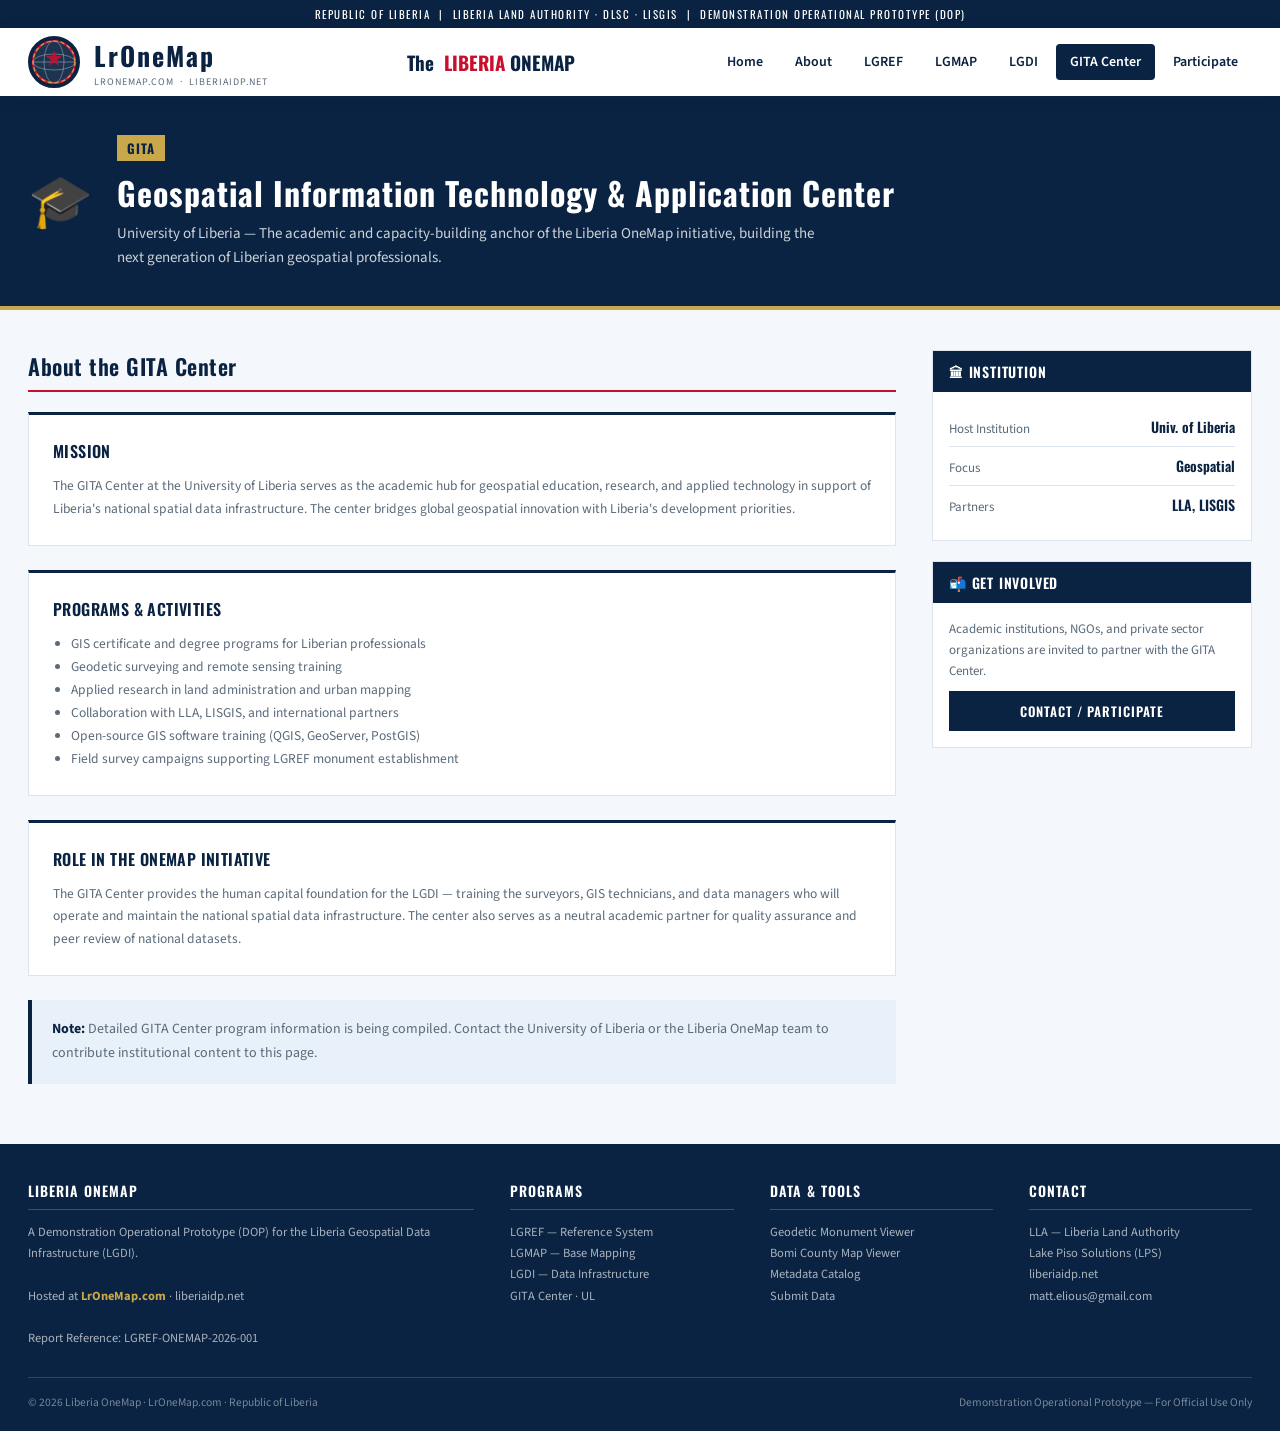
<file: pages/gita.html>
<!DOCTYPE html>
<html lang="en">
<head>
<meta charset="UTF-8"/><meta name="viewport" content="width=device-width,initial-scale=1.0"/>
<title>GITA Center | LrOneMap</title>
<link href="https://fonts.googleapis.com/css2?family=Oswald:wght@400;600;700&family=Source+Sans+3:wght@300;400;600;700&display=swap" rel="stylesheet"/>
<link rel="stylesheet" href="../css/style.css"/>
</head>
<body>
<div id="site-header"></div>
<div class="page-hero">
  <div class="page-hero-inner">
    <div class="page-hero-icon">🎓</div>
    <div><div class="acronym-badge">GITA</div>
      <h1>Geospatial Information Technology &amp; Application Center</h1>
      <p>University of Liberia — The academic and capacity-building anchor of the Liberia OneMap initiative, building the next generation of Liberian geospatial professionals.</p>
    </div>
  </div>
</div>
<div class="content-wrap">
  <div class="two-col">
    <div>
      <h2 class="section-hd">About the GITA Center</h2>
      <div class="card">
        <h3>Mission</h3>
        <p>The GITA Center at the University of Liberia serves as the academic hub for geospatial education, research, and applied technology in support of Liberia's national spatial data infrastructure. The center bridges global geospatial innovation with Liberia's development priorities.</p>
      </div>
      <div class="card">
        <h3>Programs &amp; Activities</h3>
        <ul>
          <li>GIS certificate and degree programs for Liberian professionals</li>
          <li>Geodetic surveying and remote sensing training</li>
          <li>Applied research in land administration and urban mapping</li>
          <li>Collaboration with LLA, LISGIS, and international partners</li>
          <li>Open-source GIS software training (QGIS, GeoServer, PostGIS)</li>
          <li>Field survey campaigns supporting LGREF monument establishment</li>
        </ul>
      </div>
      <div class="card">
        <h3>Role in the OneMap Initiative</h3>
        <p>The GITA Center provides the human capital foundation for the LGDI — training the surveyors, GIS technicians, and data managers who will operate and maintain the national spatial data infrastructure. The center also serves as a neutral academic partner for quality assurance and peer review of national datasets.</p>
      </div>
      <div style="background:var(--lt-blue);border-left:4px solid var(--navy);padding:18px 20px;margin-top:20px;">
        <p style="font-size:14px;color:var(--muted);line-height:1.7;"><strong style="color:var(--navy)">Note:</strong> Detailed GITA Center program information is being compiled. Contact the University of Liberia or the Liberia OneMap team to contribute institutional content to this page.</p>
      </div>
    </div>
    <aside>
      <div class="sidebar-card"><div class="sidebar-card-hdr">🏛 Institution</div><div class="sidebar-card-body">
        <div class="stat-row"><span class="label">Host Institution</span><span class="val" style="font-size:14px">Univ. of Liberia</span></div>
        <div class="stat-row"><span class="label">Focus</span><span class="val" style="font-size:14px">Geospatial</span></div>
        <div class="stat-row"><span class="label">Partners</span><span class="val" style="font-size:14px">LLA, LISGIS</span></div>
      </div></div>
      <div class="sidebar-card"><div class="sidebar-card-hdr">📬 Get Involved</div><div class="sidebar-card-body">
        <p>Academic institutions, NGOs, and private sector organizations are invited to partner with the GITA Center.</p>
        <a href="participate.html" class="btn btn-primary" style="display:block;text-align:center;padding:10px;font-family:Oswald,sans-serif;font-size:13px;letter-spacing:1px;text-transform:uppercase;background:var(--navy);color:#fff;margin-top:10px;">Contact / Participate</a>
      </div></div>
    </aside>
  </div>
</div>
<div id="site-footer"></div>
<script src="../js/shared.js"></script>
<script>injectHeader('..');injectFooter('..');</script>
</body></html>
</file>
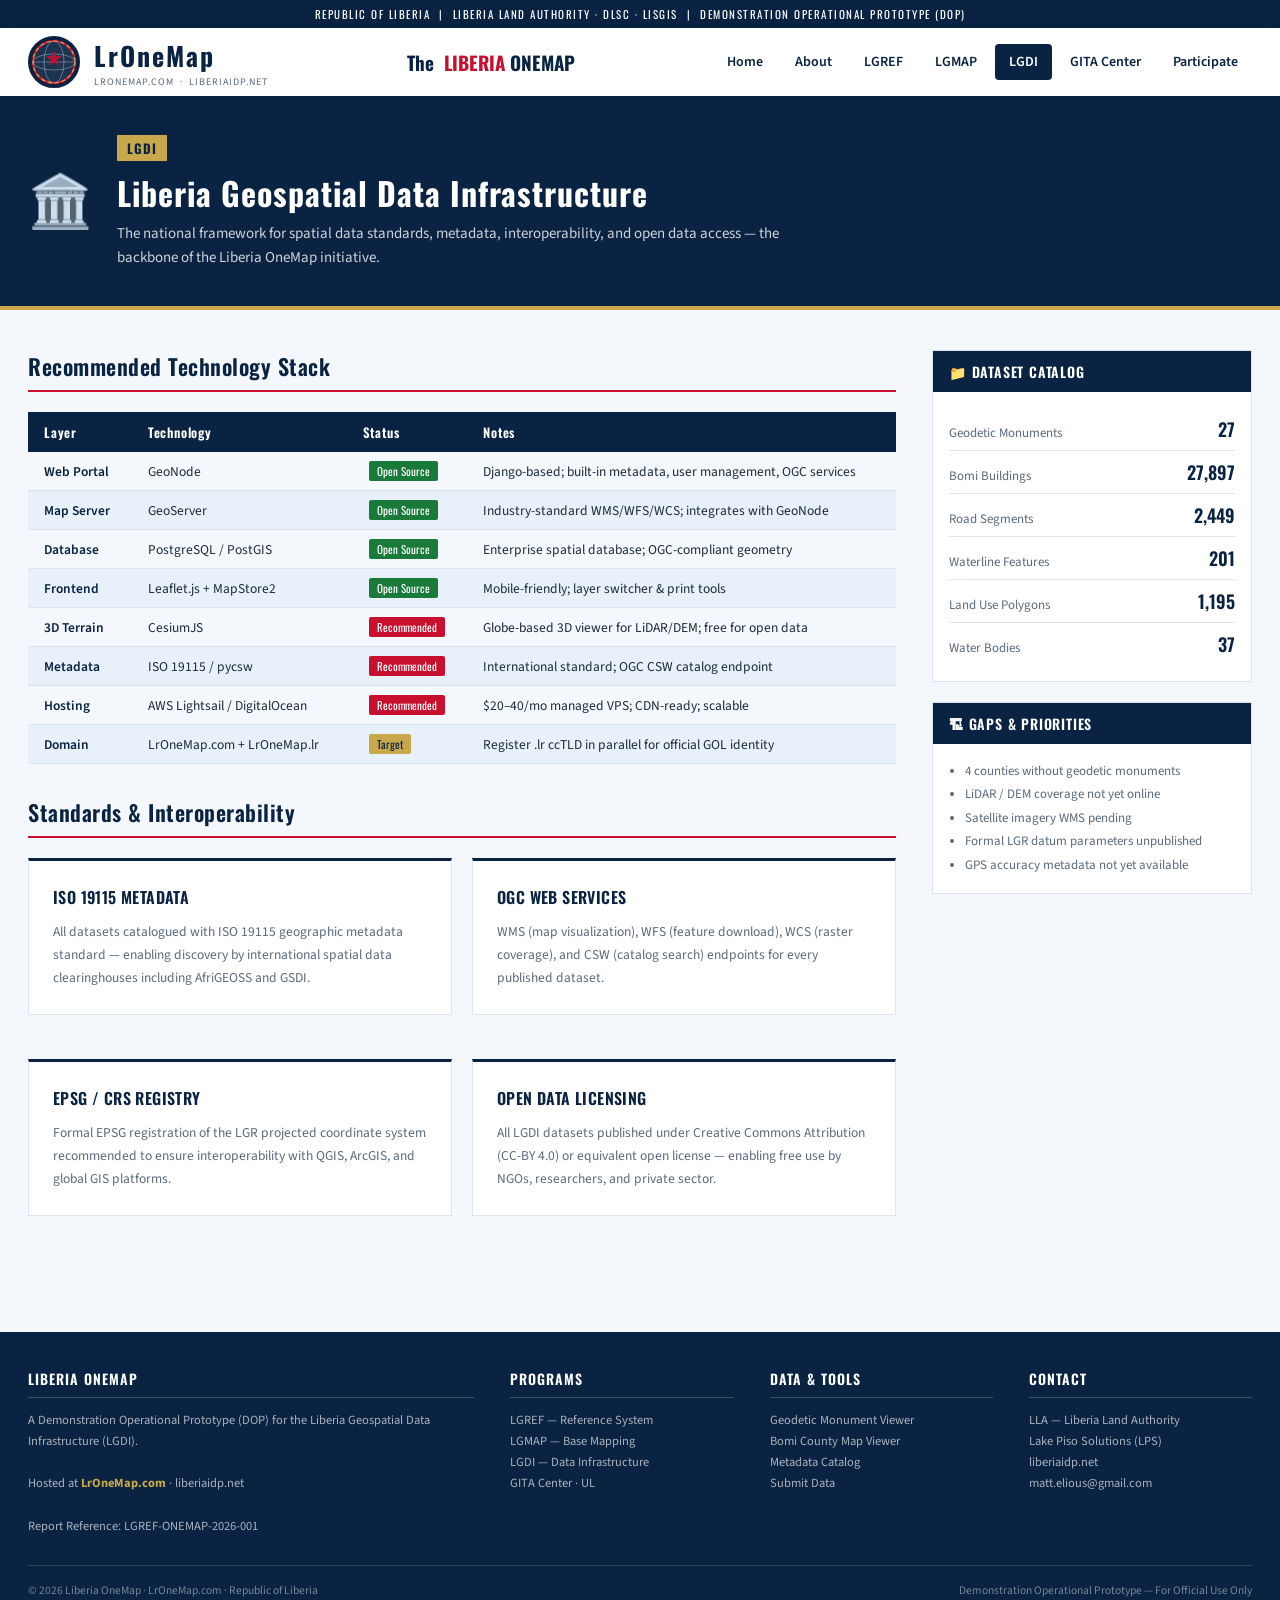
<file: pages/lgdi.html>
<!DOCTYPE html>
<html lang="en">
<head>
<meta charset="UTF-8"/><meta name="viewport" content="width=device-width,initial-scale=1.0"/>
<title>LGDI — Data Infrastructure | LrOneMap</title>
<link href="https://fonts.googleapis.com/css2?family=Oswald:wght@400;600;700&family=Source+Sans+3:wght@300;400;600;700&display=swap" rel="stylesheet"/>
<link rel="stylesheet" href="../css/style.css"/>
</head>
<body>
<div id="site-header"></div>
<div class="page-hero">
  <div class="page-hero-inner">
    <div class="page-hero-icon">🏛️</div>
    <div><div class="acronym-badge">LGDI</div>
      <h1>Liberia Geospatial Data Infrastructure</h1>
      <p>The national framework for spatial data standards, metadata, interoperability, and open data access — the backbone of the Liberia OneMap initiative.</p>
    </div>
  </div>
</div>
<div class="content-wrap">
  <div class="two-col">
    <div>
      <h2 class="section-hd">Recommended Technology Stack</h2>
      <table class="data-table" style="margin-bottom:32px;">
        <thead><tr><th>Layer</th><th>Technology</th><th>Status</th><th>Notes</th></tr></thead>
        <tbody>
          <tr><td>Web Portal</td><td>GeoNode</td><td><span class="badge green">Open Source</span></td><td>Django-based; built-in metadata, user management, OGC services</td></tr>
          <tr><td>Map Server</td><td>GeoServer</td><td><span class="badge green">Open Source</span></td><td>Industry-standard WMS/WFS/WCS; integrates with GeoNode</td></tr>
          <tr><td>Database</td><td>PostgreSQL / PostGIS</td><td><span class="badge green">Open Source</span></td><td>Enterprise spatial database; OGC-compliant geometry</td></tr>
          <tr><td>Frontend</td><td>Leaflet.js + MapStore2</td><td><span class="badge green">Open Source</span></td><td>Mobile-friendly; layer switcher &amp; print tools</td></tr>
          <tr><td>3D Terrain</td><td>CesiumJS</td><td><span class="badge red">Recommended</span></td><td>Globe-based 3D viewer for LiDAR/DEM; free for open data</td></tr>
          <tr><td>Metadata</td><td>ISO 19115 / pycsw</td><td><span class="badge red">Recommended</span></td><td>International standard; OGC CSW catalog endpoint</td></tr>
          <tr><td>Hosting</td><td>AWS Lightsail / DigitalOcean</td><td><span class="badge red">Recommended</span></td><td>$20–40/mo managed VPS; CDN-ready; scalable</td></tr>
          <tr><td>Domain</td><td>LrOneMap.com + LrOneMap.lr</td><td><span class="badge gold">Target</span></td><td>Register .lr ccTLD in parallel for official GOL identity</td></tr>
        </tbody>
      </table>
      <h2 class="section-hd">Standards &amp; Interoperability</h2>
      <div style="display:grid;grid-template-columns:1fr 1fr;gap:20px;margin-bottom:32px;">
        <div class="card"><h3>ISO 19115 Metadata</h3><p>All datasets catalogued with ISO 19115 geographic metadata standard — enabling discovery by international spatial data clearinghouses including AfriGEOSS and GSDI.</p></div>
        <div class="card"><h3>OGC Web Services</h3><p>WMS (map visualization), WFS (feature download), WCS (raster coverage), and CSW (catalog search) endpoints for every published dataset.</p></div>
        <div class="card"><h3>EPSG / CRS Registry</h3><p>Formal EPSG registration of the LGR projected coordinate system recommended to ensure interoperability with QGIS, ArcGIS, and global GIS platforms.</p></div>
        <div class="card"><h3>Open Data Licensing</h3><p>All LGDI datasets published under Creative Commons Attribution (CC-BY 4.0) or equivalent open license — enabling free use by NGOs, researchers, and private sector.</p></div>
      </div>
    </div>
    <aside>
      <div class="sidebar-card"><div class="sidebar-card-hdr">📁 Dataset Catalog</div><div class="sidebar-card-body">
        <div class="stat-row"><span class="label">Geodetic Monuments</span><span class="val">27</span></div>
        <div class="stat-row"><span class="label">Bomi Buildings</span><span class="val">27,897</span></div>
        <div class="stat-row"><span class="label">Road Segments</span><span class="val">2,449</span></div>
        <div class="stat-row"><span class="label">Waterline Features</span><span class="val">201</span></div>
        <div class="stat-row"><span class="label">Land Use Polygons</span><span class="val">1,195</span></div>
        <div class="stat-row"><span class="label">Water Bodies</span><span class="val">37</span></div>
      </div></div>
      <div class="sidebar-card"><div class="sidebar-card-hdr">🏗 Gaps &amp; Priorities</div><div class="sidebar-card-body">
        <ul style="padding-left:16px;">
          <li style="font-size:13px;color:var(--muted);line-height:1.8">4 counties without geodetic monuments</li>
          <li style="font-size:13px;color:var(--muted);line-height:1.8">LiDAR / DEM coverage not yet online</li>
          <li style="font-size:13px;color:var(--muted);line-height:1.8">Satellite imagery WMS pending</li>
          <li style="font-size:13px;color:var(--muted);line-height:1.8">Formal LGR datum parameters unpublished</li>
          <li style="font-size:13px;color:var(--muted);line-height:1.8">GPS accuracy metadata not yet available</li>
        </ul>
      </div></div>
    </aside>
  </div>
</div>
<div id="site-footer"></div>
<script src="../js/shared.js"></script>
<script>injectHeader('..');injectFooter('..');</script>
</body></html>
</file>
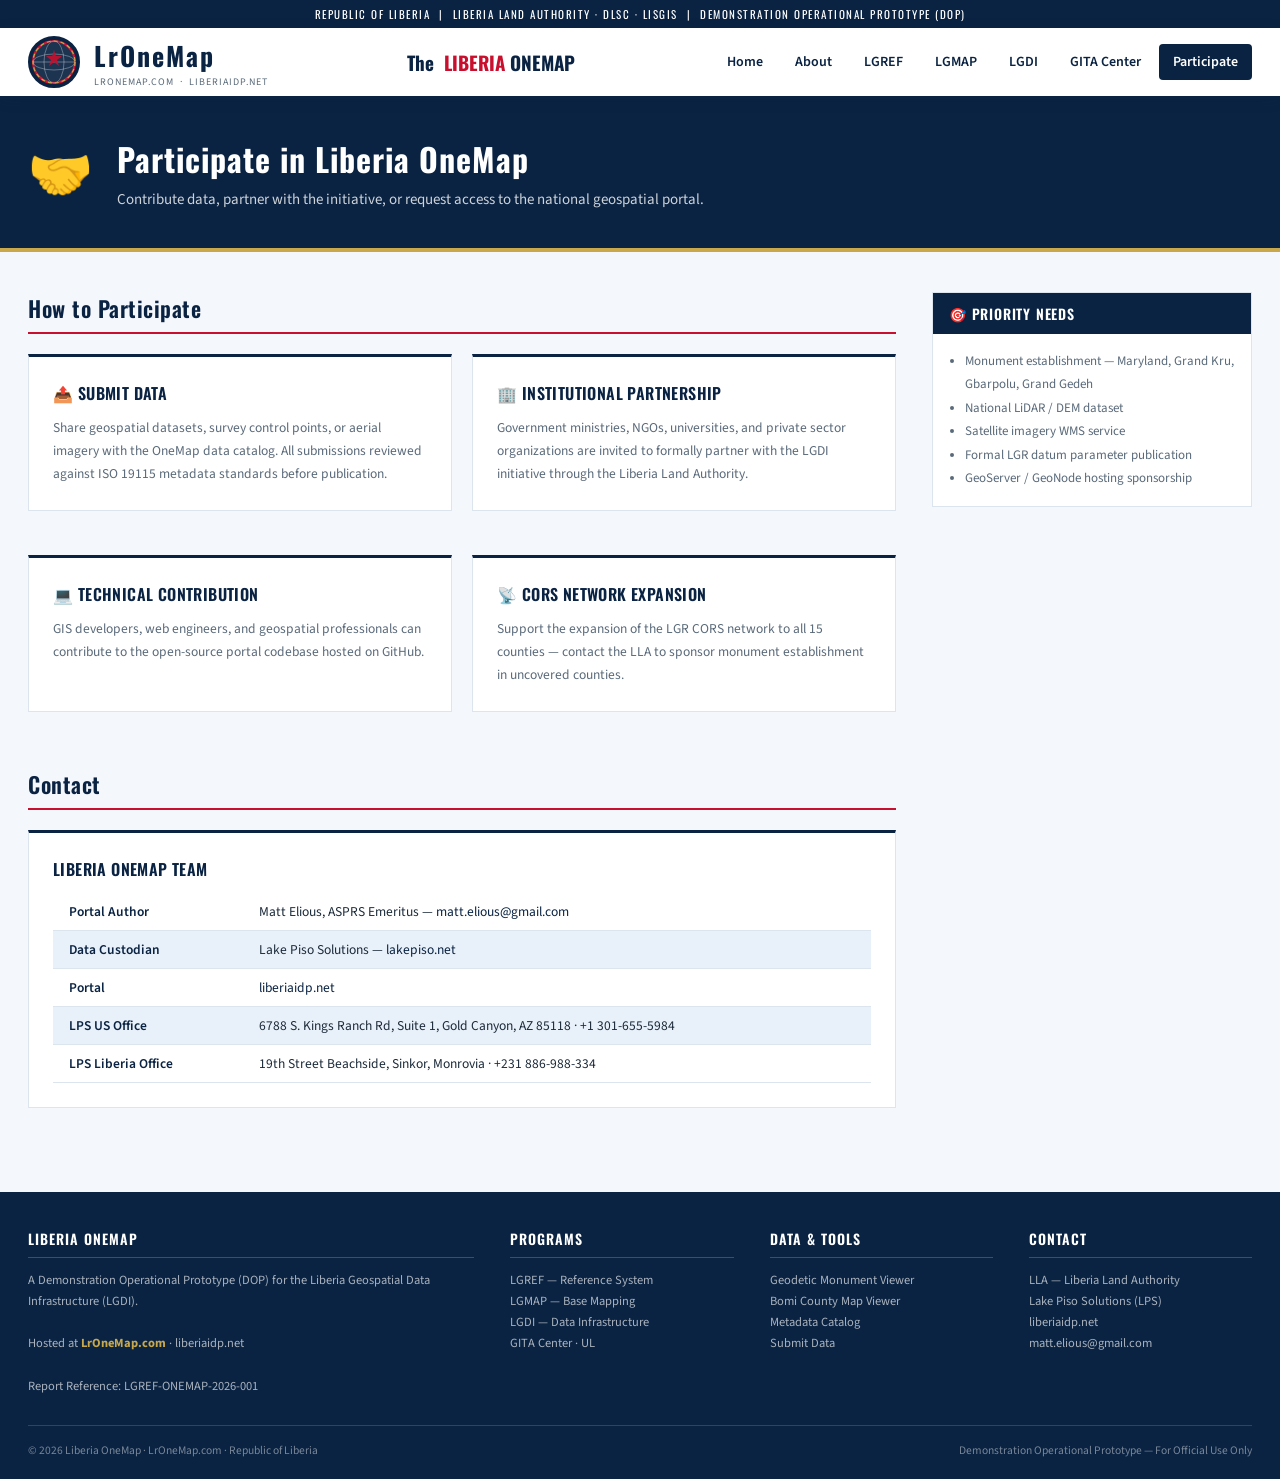
<file: pages/participate.html>
<!DOCTYPE html>
<html lang="en">
<head>
<meta charset="UTF-8"/><meta name="viewport" content="width=device-width,initial-scale=1.0"/>
<title>Participate | LrOneMap</title>
<link href="https://fonts.googleapis.com/css2?family=Oswald:wght@400;600;700&family=Source+Sans+3:wght@300;400;600;700&display=swap" rel="stylesheet"/>
<link rel="stylesheet" href="../css/style.css"/>
</head>
<body>
<div id="site-header"></div>
<div class="page-hero">
  <div class="page-hero-inner">
    <div class="page-hero-icon">🤝</div>
    <div><h1>Participate in Liberia OneMap</h1>
      <p>Contribute data, partner with the initiative, or request access to the national geospatial portal.</p>
    </div>
  </div>
</div>
<div class="content-wrap">
  <div class="two-col">
    <div>
      <h2 class="section-hd">How to Participate</h2>
      <div style="display:grid;grid-template-columns:1fr 1fr;gap:20px;margin-bottom:32px;">
        <div class="card"><h3>📤 Submit Data</h3><p>Share geospatial datasets, survey control points, or aerial imagery with the OneMap data catalog. All submissions reviewed against ISO 19115 metadata standards before publication.</p></div>
        <div class="card"><h3>🏢 Institutional Partnership</h3><p>Government ministries, NGOs, universities, and private sector organizations are invited to formally partner with the LGDI initiative through the Liberia Land Authority.</p></div>
        <div class="card"><h3>💻 Technical Contribution</h3><p>GIS developers, web engineers, and geospatial professionals can contribute to the open-source portal codebase hosted on GitHub.</p></div>
        <div class="card"><h3>📡 CORS Network Expansion</h3><p>Support the expansion of the LGR CORS network to all 15 counties — contact the LLA to sponsor monument establishment in uncovered counties.</p></div>
      </div>
      <h2 class="section-hd">Contact</h2>
      <div class="card">
        <h3>Liberia OneMap Team</h3>
        <table class="data-table">
          <tbody>
            <tr><td>Portal Author</td><td>Matt Elious, ASPRS Emeritus — <a href="mailto:matt.elious@gmail.com" style="color:var(--navy)">matt.elious@gmail.com</a></td></tr>
            <tr><td>Data Custodian</td><td>Lake Piso Solutions — <a href="https://lakepiso.net" target="_blank" style="color:var(--navy)">lakepiso.net</a></td></tr>
            <tr><td>Portal</td><td><a href="https://liberiaidp.net" target="_blank" style="color:var(--navy)">liberiaidp.net</a></td></tr>
            <tr><td>LPS US Office</td><td>6788 S. Kings Ranch Rd, Suite 1, Gold Canyon, AZ 85118 · +1 301-655-5984</td></tr>
            <tr><td>LPS Liberia Office</td><td>19th Street Beachside, Sinkor, Monrovia · +231 886-988-334</td></tr>
          </tbody>
        </table>
      </div>
    </div>
    <aside>
      <div class="sidebar-card"><div class="sidebar-card-hdr">🎯 Priority Needs</div><div class="sidebar-card-body">
        <ul style="padding-left:16px;">
          <li style="font-size:13px;color:var(--muted);line-height:1.8">Monument establishment — Maryland, Grand Kru, Gbarpolu, Grand Gedeh</li>
          <li style="font-size:13px;color:var(--muted);line-height:1.8">National LiDAR / DEM dataset</li>
          <li style="font-size:13px;color:var(--muted);line-height:1.8">Satellite imagery WMS service</li>
          <li style="font-size:13px;color:var(--muted);line-height:1.8">Formal LGR datum parameter publication</li>
          <li style="font-size:13px;color:var(--muted);line-height:1.8">GeoServer / GeoNode hosting sponsorship</li>
        </ul>
      </div></div>
    </aside>
  </div>
</div>
<div id="site-footer"></div>
<script src="../js/shared.js"></script>
<script>injectHeader('..');injectFooter('..');</script>
</body></html>
</file>
<file: css/style.css>
/* ── LrOneMap.com — Shared Stylesheet ─────────────────────────────────── */
*, *::before, *::after { box-sizing: border-box; margin: 0; padding: 0; }

:root {
  --navy:    #0a2342;
  --red:     #c8102e;
  --white:   #ffffff;
  --silver:  #dce4ed;
  --gold:    #c9a84c;
  --lt-blue: #e8f0f9;
  --text:    #1c2b3a;
  --muted:   #5a6a7a;
  --header-h: 68px;
}

body { font-family: 'Source Sans 3', sans-serif; color: var(--text); background: #f4f7fb; overflow-x: hidden; }
a { text-decoration: none; color: inherit; }

/* TOP BANNER */
.top-banner {
  background: var(--navy); color: var(--white);
  text-align: center; padding: 6px 20px;
  font-size: 11px; letter-spacing: 1.5px; text-transform: uppercase;
  font-family: 'Oswald', sans-serif;
}

/* HEADER */
header {
  background: var(--white); border-bottom: 3px solid var(--navy);
  position: sticky; top: 0; z-index: 1000;
  box-shadow: 0 2px 12px rgba(10,35,66,.13);
}
.header-inner {
  max-width: 1280px; margin: 0 auto;
  display: flex; align-items: center; justify-content: space-between;
  padding: 0 28px; height: var(--header-h); gap: 20px;
}
.logo-group { display: flex; align-items: center; gap: 14px; flex-shrink: 0; }
.logo-emblem {
  width: 52px; height: 52px; border-radius: 50%;
  border: 2.5px solid var(--navy); background: var(--navy);
  display: flex; align-items: center; justify-content: center; overflow: hidden;
}
.logo-emblem svg { width: 46px; height: 46px; }
.logo-title { font-family: 'Oswald', sans-serif; font-size: 26px; font-weight: 700; color: var(--navy); letter-spacing: 2px; }
.logo-sub { font-size: 10px; letter-spacing: 1px; text-transform: uppercase; color: var(--muted); }
.page-headline { font-family: 'Oswald', sans-serif; font-size: 19px; font-weight: 700; text-align: center; flex: 1; color: var(--navy); }
.page-headline .one { color: var(--red); }

nav ul { list-style: none; display: flex; gap: 4px; }
nav ul li a {
  display: block; padding: 8px 14px;
  font-family: 'Source Sans 3', sans-serif; font-size: 14px; font-weight: 600;
  color: var(--navy); border-radius: 4px; transition: background .18s, color .18s; white-space: nowrap;
}
nav ul li a:hover, nav ul li a.active { background: var(--navy); color: var(--white); }

/* PAGE HERO BANNER (sub-pages) */
.page-hero {
  background: var(--navy); color: var(--white);
  padding: 36px 28px; border-bottom: 4px solid var(--gold);
}
.page-hero-inner { max-width: 1280px; margin: 0 auto; display: flex; align-items: center; gap: 24px; }
.page-hero-icon { font-size: 52px; flex-shrink: 0; }
.page-hero h1 { font-family: 'Oswald', sans-serif; font-size: 32px; font-weight: 700; letter-spacing: 1px; }
.page-hero p { font-size: 15px; color: rgba(255,255,255,.8); margin-top: 6px; max-width: 700px; line-height: 1.6; }
.page-hero .acronym-badge {
  display: inline-block; background: var(--gold); color: var(--navy);
  font-family: 'Oswald', sans-serif; font-size: 13px; font-weight: 700;
  padding: 3px 10px; letter-spacing: 1px; margin-bottom: 8px;
}

/* CONTENT WRAPPERS */
.content-wrap { max-width: 1280px; margin: 0 auto; padding: 40px 28px 60px; }
.two-col { display: grid; grid-template-columns: 1fr 320px; gap: 36px; }

/* CARDS */
.card { background: var(--white); border: 1px solid var(--silver); border-top: 3px solid var(--navy); padding: 24px; margin-bottom: 24px; }
.card h3 { font-family: 'Oswald', sans-serif; font-size: 16px; font-weight: 600; color: var(--navy); margin-bottom: 12px; letter-spacing: .4px; text-transform: uppercase; }
.card p, .card li { font-size: 13.5px; line-height: 1.7; color: var(--muted); }
.card ul { padding-left: 18px; margin-top: 8px; }

/* SECTION HEADINGS */
.section-hd {
  font-family: 'Oswald', sans-serif; font-size: 22px; font-weight: 600; color: var(--navy);
  border-bottom: 2px solid var(--red); padding-bottom: 8px; margin-bottom: 20px; letter-spacing: .5px;
}

/* SIDEBAR */
.sidebar-card { background: var(--white); border: 1px solid var(--silver); margin-bottom: 20px; overflow: hidden; }
.sidebar-card-hdr { background: var(--navy); color: var(--white); padding: 10px 16px; font-family: 'Oswald', sans-serif; font-size: 14px; font-weight: 600; letter-spacing: .8px; text-transform: uppercase; }
.sidebar-card-body { padding: 16px; }
.sidebar-card-body p { font-size: 13px; color: var(--muted); line-height: 1.6; margin-bottom: 10px; }
.stat-row { display: flex; justify-content: space-between; align-items: baseline; padding: 8px 0; border-bottom: 1px solid var(--silver); font-size: 13px; }
.stat-row:last-child { border-bottom: none; }
.stat-row .label { color: var(--muted); }
.stat-row .val { font-family: 'Oswald', sans-serif; font-size: 18px; font-weight: 600; color: var(--navy); }

/* BUTTONS */
.btn { display: inline-block; padding: 10px 22px; font-family: 'Oswald', sans-serif; font-size: 14px; font-weight: 600; letter-spacing: 1px; text-transform: uppercase; border: none; cursor: pointer; transition: background .2s; }
.btn-primary { background: var(--navy); color: var(--white); }
.btn-primary:hover { background: var(--red); }
.btn-outline { background: transparent; color: var(--navy); border: 2px solid var(--navy); }
.btn-outline:hover { background: var(--navy); color: var(--white); }
.btn-block { display: block; width: 100%; text-align: center; margin-bottom: 8px; }

/* TABLE */
.data-table { width: 100%; border-collapse: collapse; font-size: 13.5px; }
.data-table thead tr { background: var(--navy); color: var(--white); }
.data-table thead th { padding: 10px 16px; text-align: left; font-family: 'Oswald', sans-serif; font-weight: 600; letter-spacing: .8px; font-size: 13px; }
.data-table tbody tr:nth-child(even) { background: var(--lt-blue); }
.data-table tbody tr:hover { background: #d0dff0; }
.data-table td { padding: 9px 16px; border-bottom: 1px solid var(--silver); }
.data-table td:first-child { font-weight: 600; color: var(--navy); }
.badge { display: inline-block; background: var(--navy); color: var(--white); padding: 2px 8px; font-size: 11px; border-radius: 2px; margin-left: 6px; font-family: 'Oswald', sans-serif; }
.badge.green { background: #1a7a3a; }
.badge.red   { background: var(--red); }
.badge.gold  { background: var(--gold); color: var(--navy); }

/* FOOTER */
footer { background: var(--navy); color: rgba(255,255,255,.8); padding: 36px 28px 20px; }
.footer-inner { max-width: 1280px; margin: 0 auto; display: grid; grid-template-columns: 2fr 1fr 1fr 1fr; gap: 36px; margin-bottom: 28px; }
.footer-inner h4 { font-family: 'Oswald', sans-serif; font-size: 14px; font-weight: 600; color: var(--white); letter-spacing: 1px; text-transform: uppercase; margin-bottom: 12px; padding-bottom: 8px; border-bottom: 1px solid rgba(255,255,255,.2); }
.footer-inner p, .footer-inner li { font-size: 12.5px; line-height: 1.7; color: rgba(255,255,255,.65); }
.footer-inner ul { list-style: none; }
.footer-inner ul li a { color: rgba(255,255,255,.65); transition: color .2s; }
.footer-inner ul li a:hover { color: var(--gold); }
.footer-bottom { max-width: 1280px; margin: 0 auto; padding-top: 16px; border-top: 1px solid rgba(255,255,255,.15); display: flex; justify-content: space-between; align-items: center; font-size: 11.5px; color: rgba(255,255,255,.45); }

/* MAP */
.map-container { width: 100%; border: 2px solid var(--navy); }
.map-panel { background: var(--white); border: 1px solid var(--silver); padding: 0; overflow: hidden; margin-bottom: 24px; }
.map-panel-hdr { background: var(--navy); color: var(--white); padding: 10px 16px; font-family: 'Oswald', sans-serif; font-size: 15px; font-weight: 600; display: flex; justify-content: space-between; align-items: center; }

/* LAYER LEGEND */
.legend { padding: 12px 16px; }
.legend-item { display: flex; align-items: center; gap: 10px; padding: 5px 0; font-size: 13px; color: var(--text); border-bottom: 1px solid var(--silver); }
.legend-item:last-child { border-bottom: none; }
.legend-swatch { width: 22px; height: 14px; border-radius: 2px; flex-shrink: 0; border: 1px solid rgba(0,0,0,.15); }
.legend-line { width: 22px; height: 4px; border-radius: 2px; flex-shrink: 0; }
.legend-dot { width: 12px; height: 12px; border-radius: 50%; flex-shrink: 0; border: 2px solid rgba(0,0,0,.2); }

/* RESPONSIVE */
@media (max-width: 900px) { .two-col { grid-template-columns: 1fr; } .footer-inner { grid-template-columns: 1fr 1fr; } .page-headline { display: none; } }
@media (max-width: 640px) { nav ul li a { padding: 8px 8px; font-size: 12px; } .footer-inner { grid-template-columns: 1fr; } }
</file>
